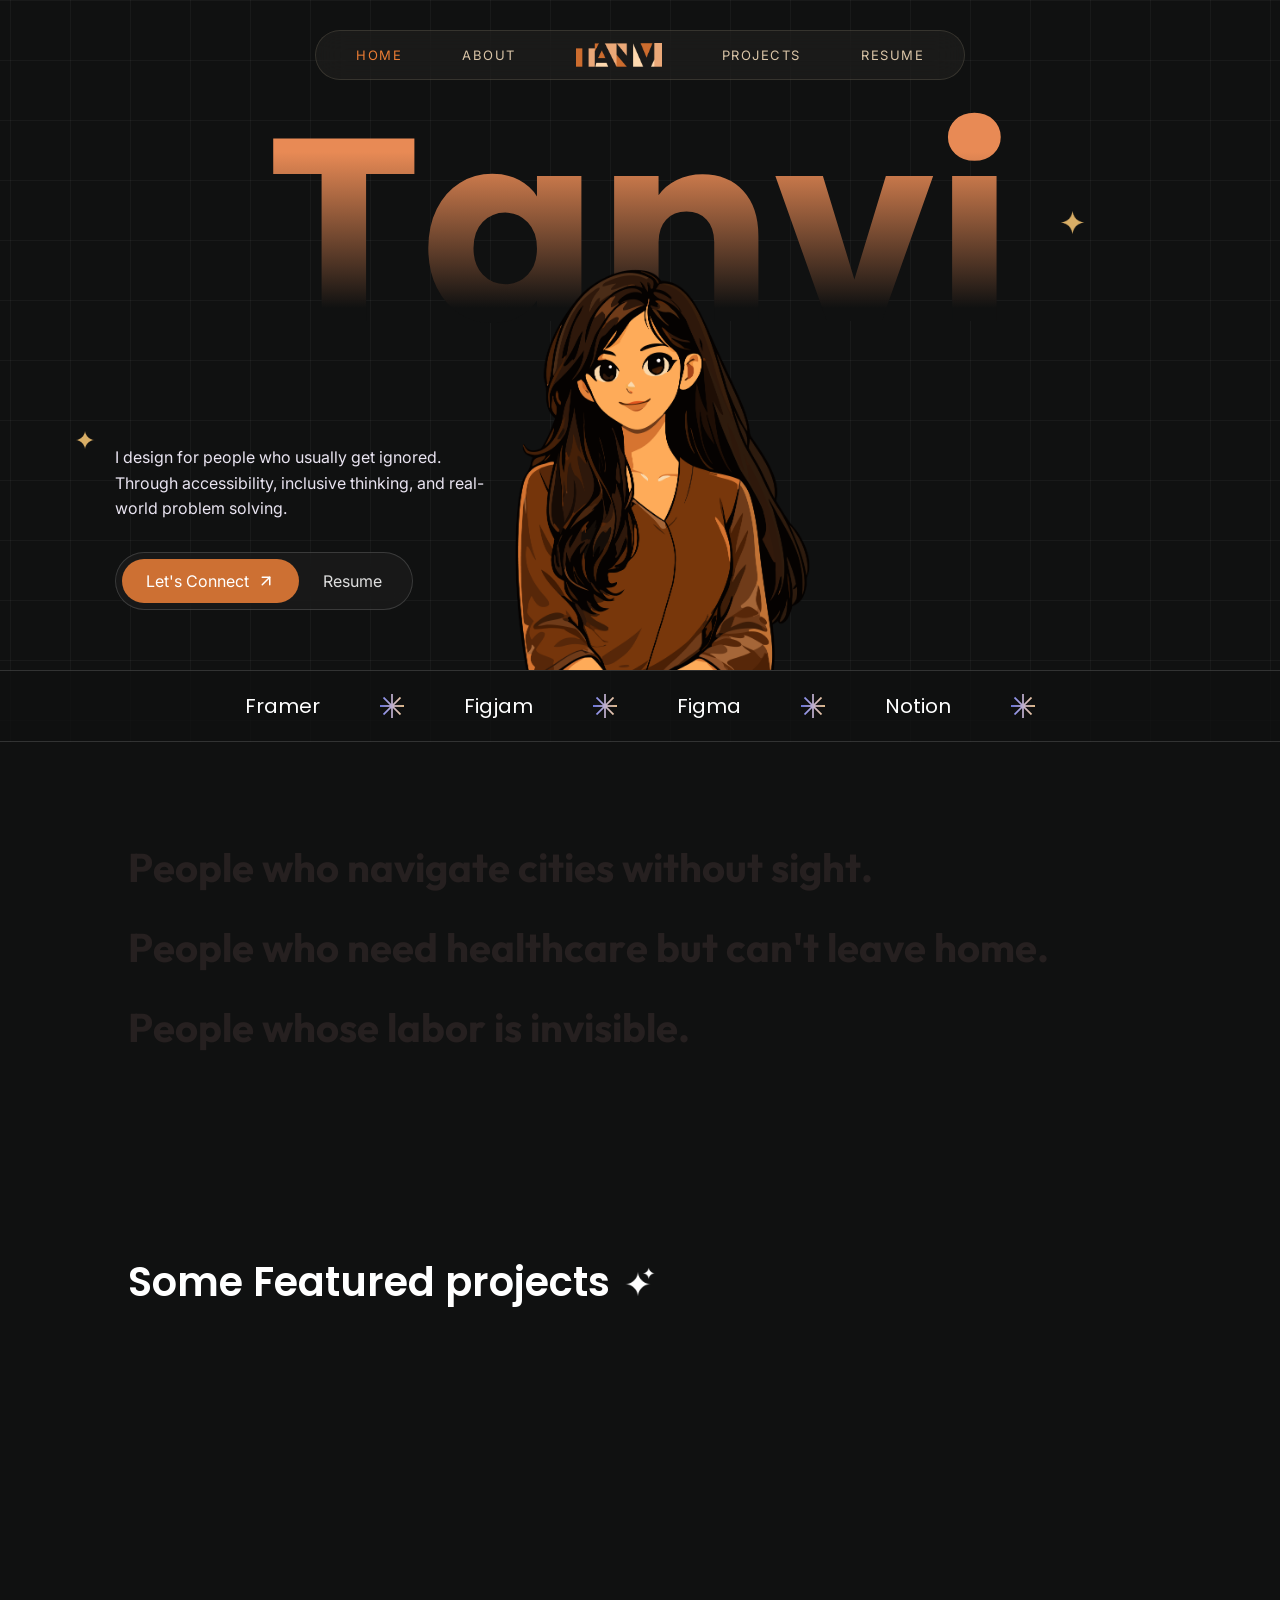
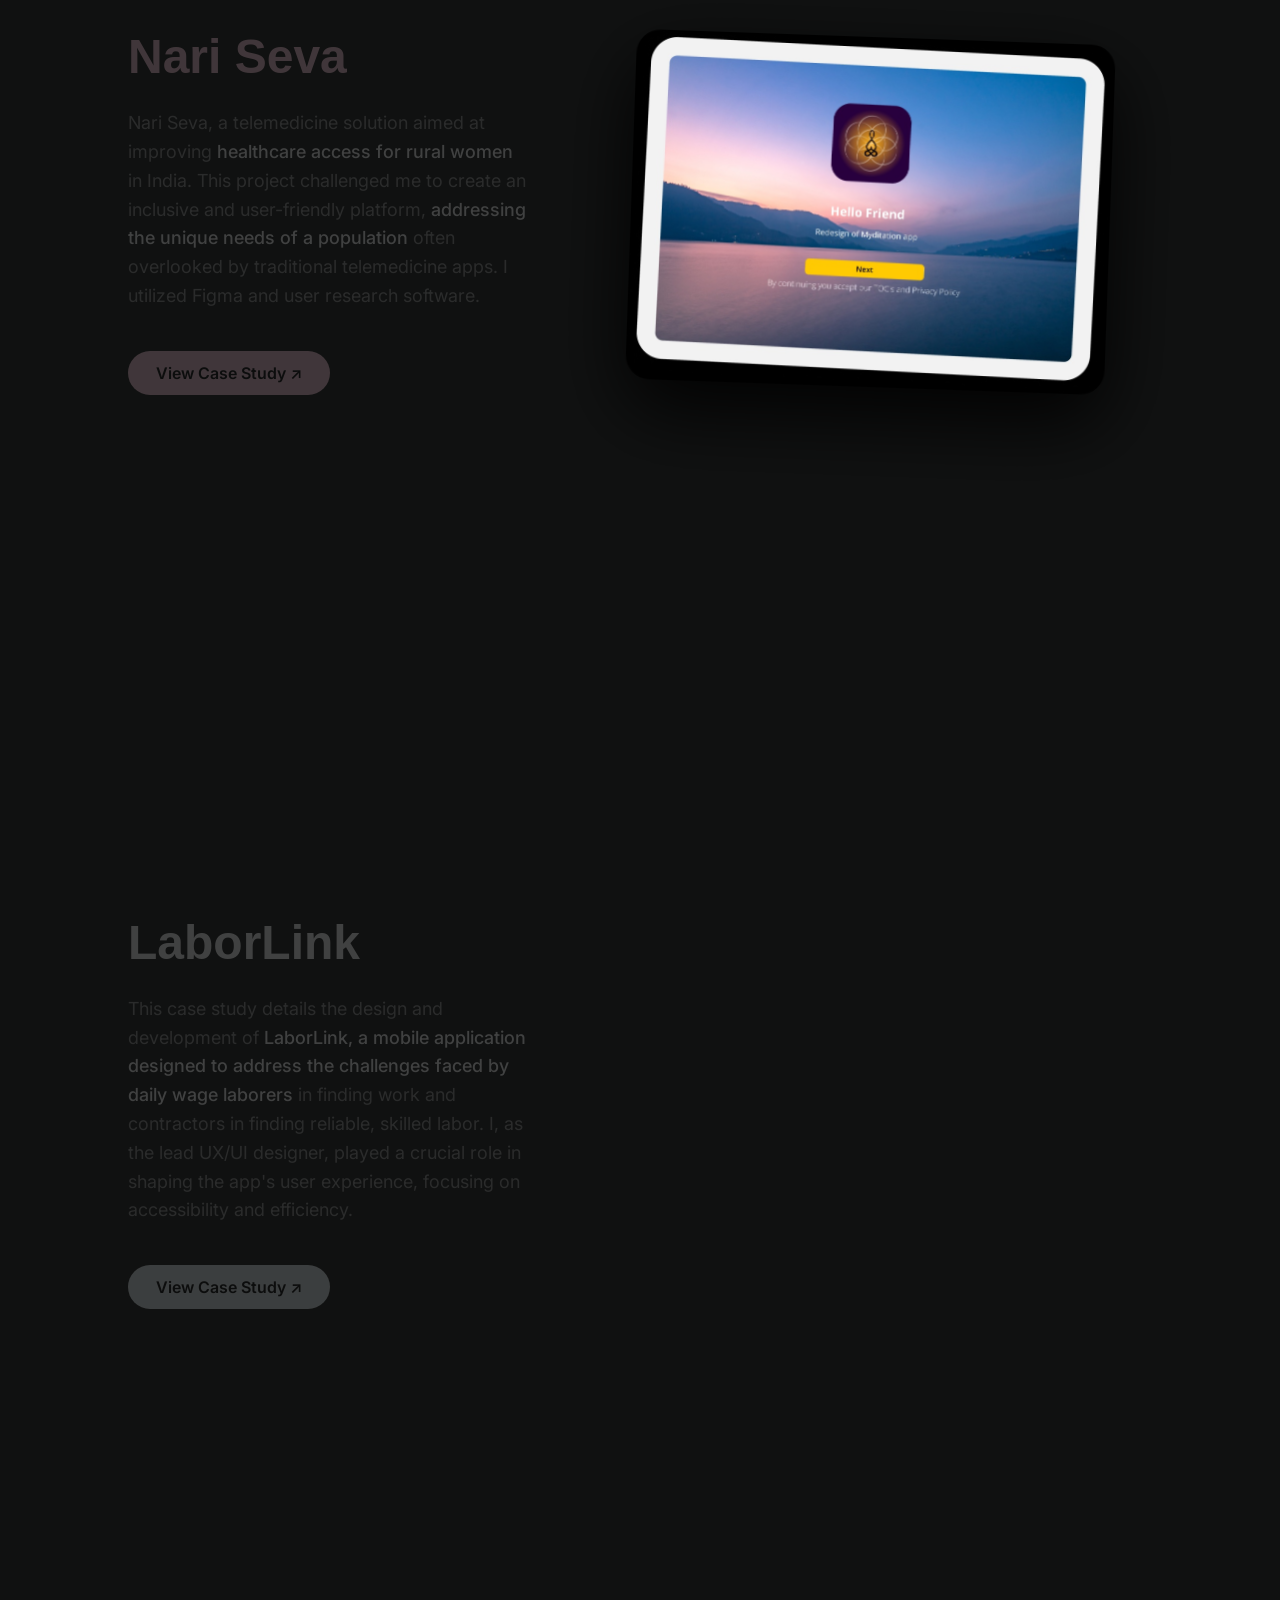
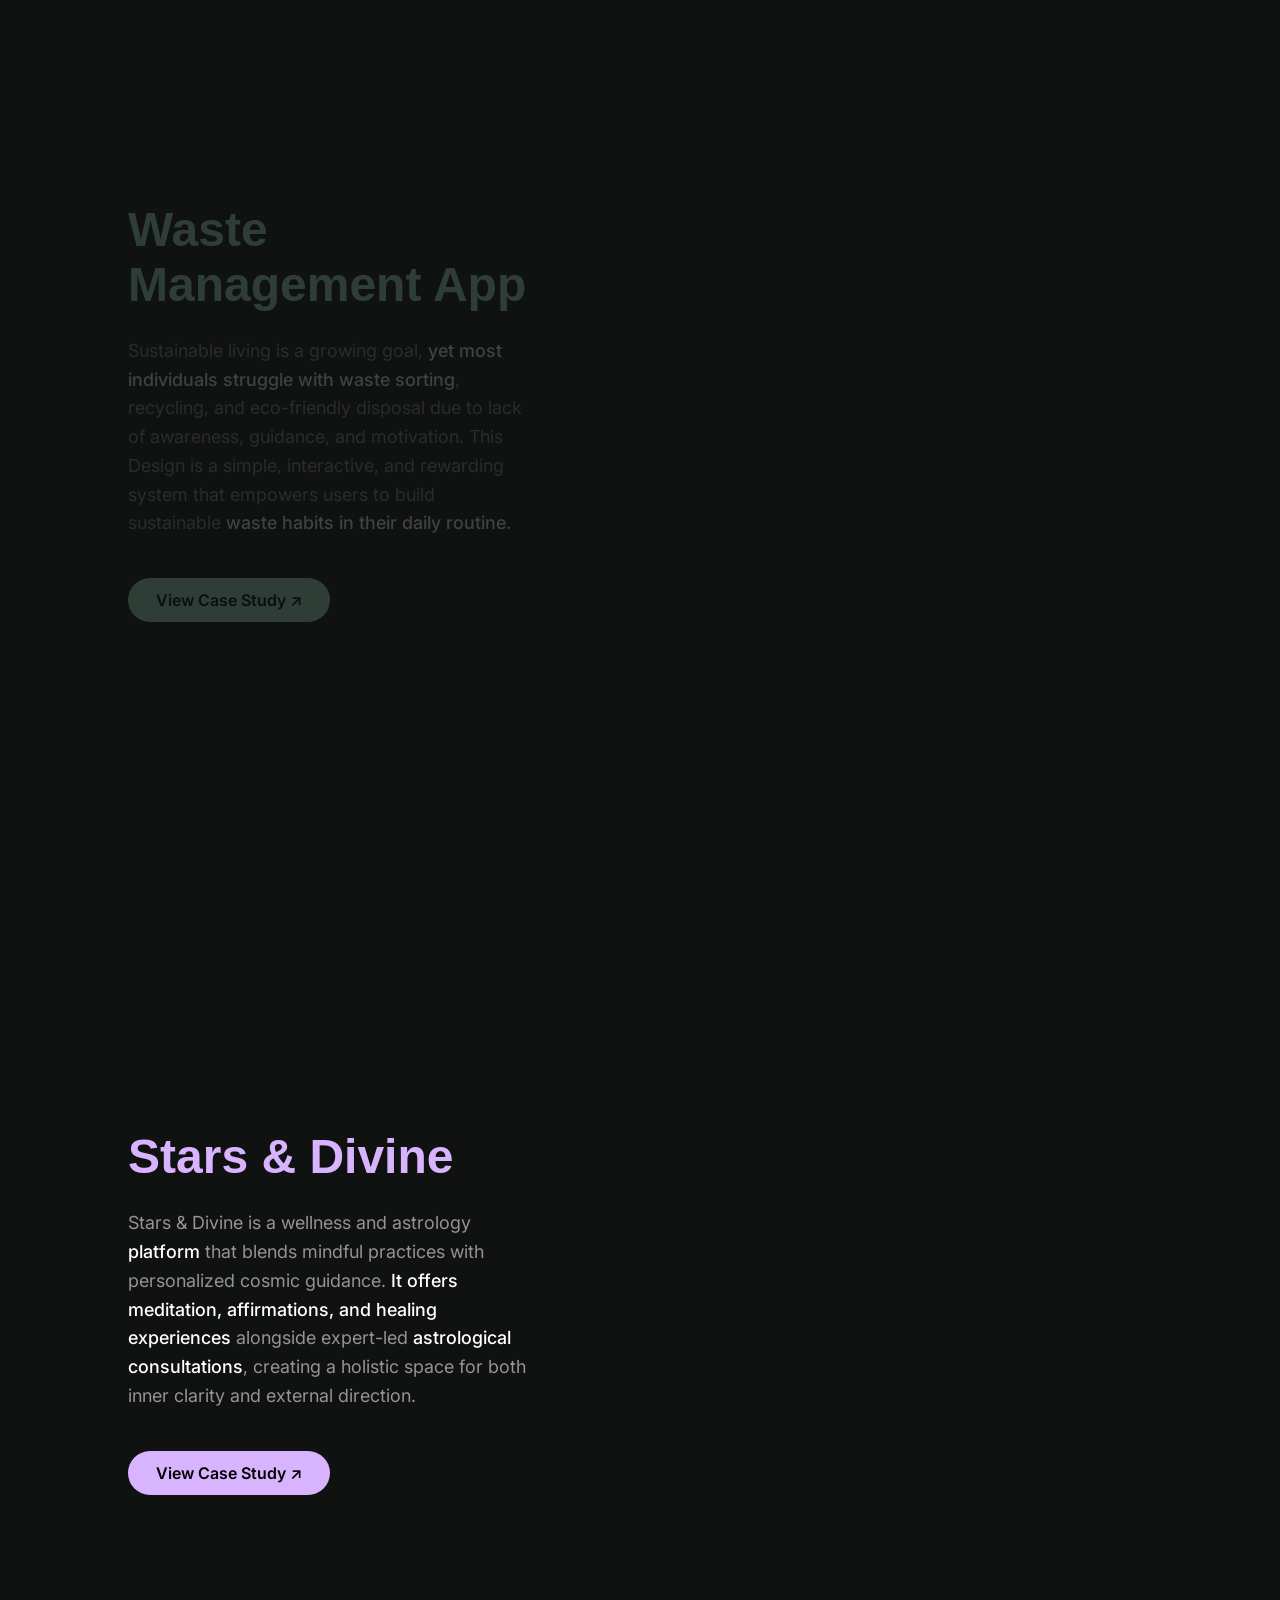
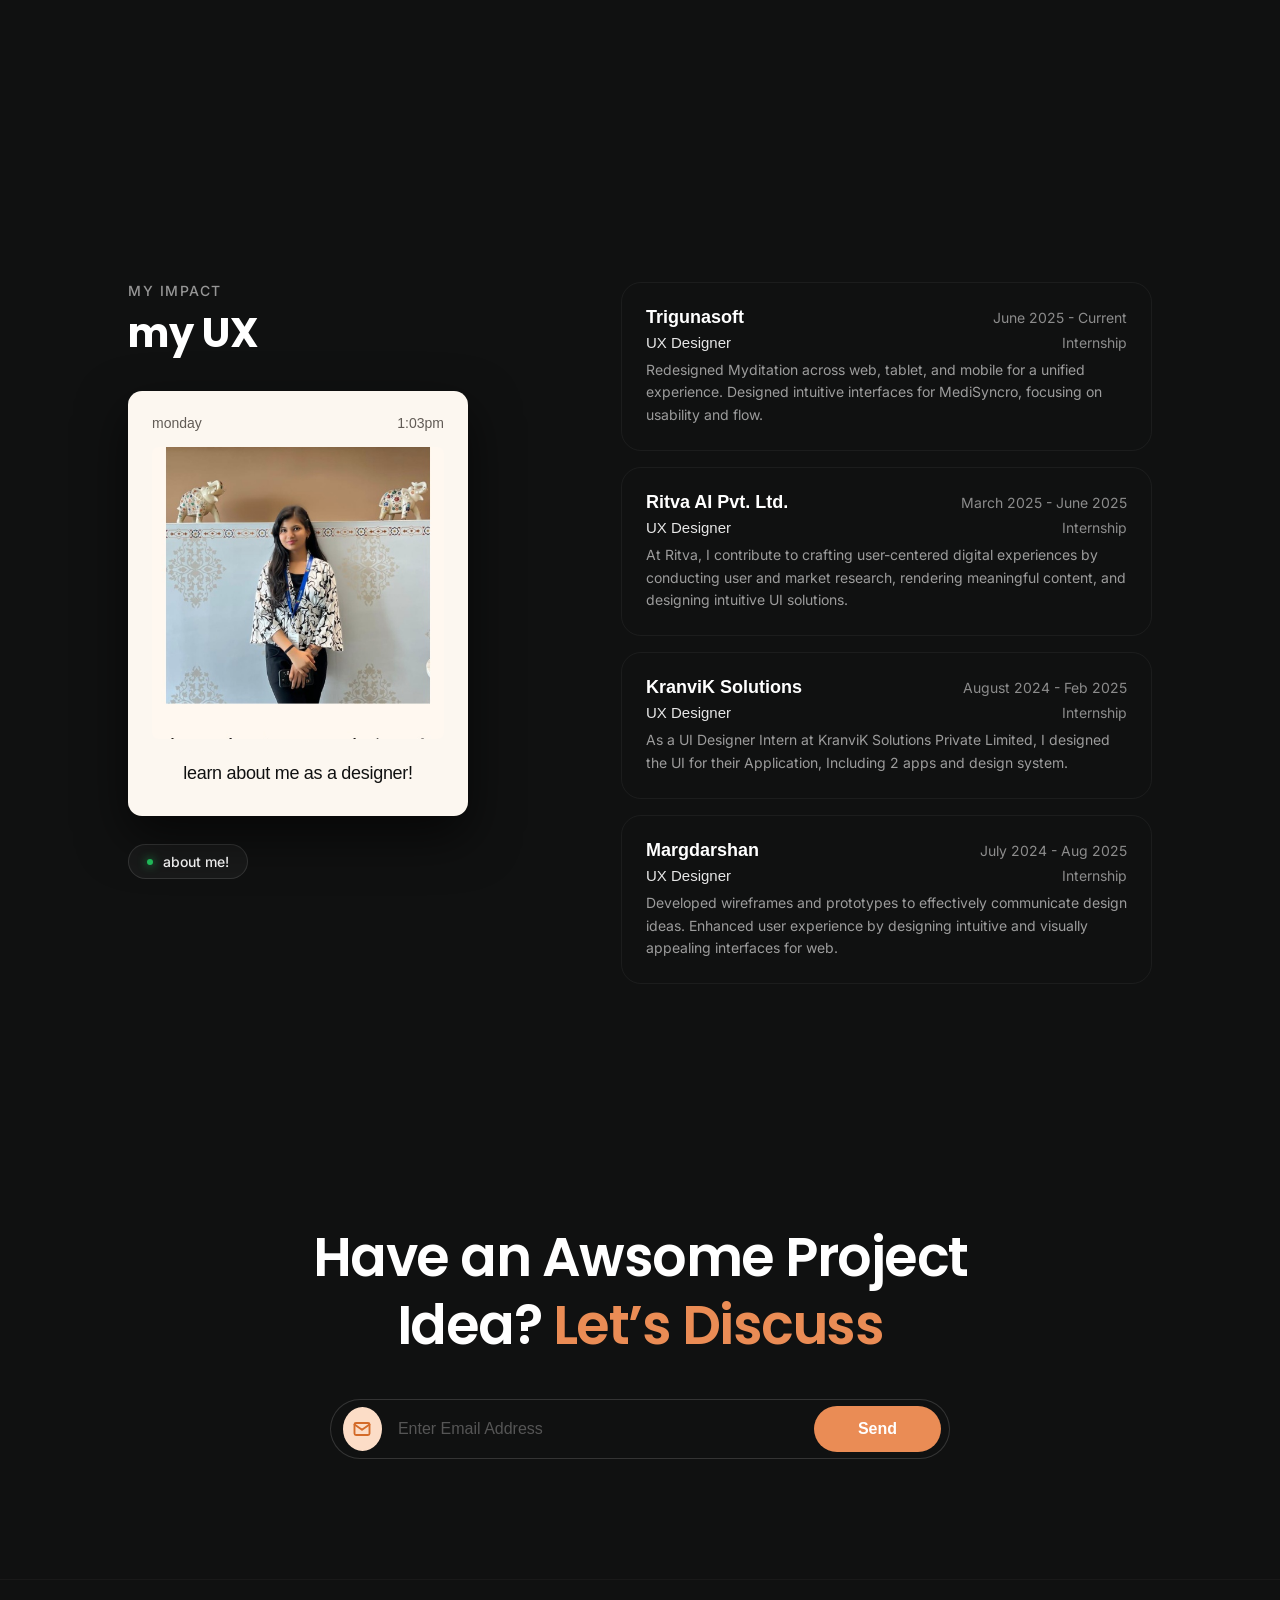
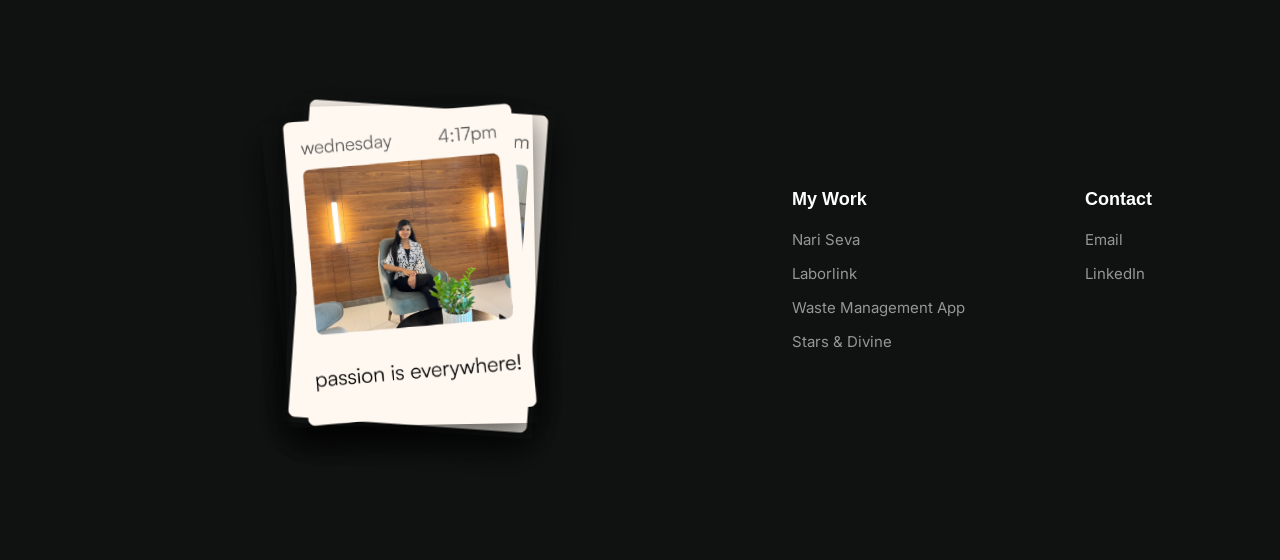
<file: Tanvi Portfolio 1/index.html>
<!DOCTYPE html>
<html lang="en">
<head>
    <meta charset="UTF-8">
    <meta name="viewport" content="width=device-width, initial-scale=1.0">
    <title>Tanvi | UX Designer Portfolio</title>
    <link rel="stylesheet" href="style.css">
    <link href="https://fonts.googleapis.com/css2?family=Outfit:wght@700&family=Poppins:wght@400;600;700&family=Satoshi:wght@400;500;700&family=Inter:wght@400;500;700&display=swap" rel="stylesheet">
</head>
<body>

    <nav class="navbar">
        <a href="index.html" class="nav-link active">Home</a>
        <a href="about.html" class="nav-link">About</a> 
        <img src="assets/logo.png" alt="Tanvi Logo" class="nav-logo">
        <a href="projects.html" class="nav-link">Projects</a>
        <a href="#" class="nav-link" id="resume-nav">Resume</a>
    </nav>

    <header class="hero hero-grid-bg">
        <div class="hero-main">
            <h1 class="hero-bg-text">Tanvi</h1>
            <img src="assets/avatar.png" alt="Tanvi Avatar" class="hero-avatar">

            <div class="hero-left">
                <div class="tagline-wrapper">
                    <img src="assets/diamond.png" alt="Diamond" class="tagline-star">
                    <p class="hero-tagline">
                        I design for people who usually get ignored.<br>
                        Through accessibility, inclusive thinking, and real-<br>
                        world problem solving.
                    </p>
                </div>
                
                <div class="action-pill">
                    <a href="https://www.linkedin.com/in/tanvi-goyal-ux/" target="_blank" class="btn btn-connect">
    <span class="btn-text">Let's Connect</span>
    <svg class="arrow-icon" width="18" height="18" viewBox="0 0 24 24" fill="none" stroke="currentColor" stroke-width="2" stroke-linecap="round" stroke-linejoin="round">
        <line x1="7" y1="17" x2="17" y2="7"></line>
        <polyline points="7 7 17 7 17 17"></polyline>
    </svg>
</a>
                    <a href="#" class="btn btn-resume" id="resume-btn">
                        <span class="btn-text">Resume</span>
                        <svg class="arrow-icon" width="18" height="18" viewBox="0 0 24 24" fill="none" stroke="currentColor" stroke-width="2" stroke-linecap="round" stroke-linejoin="round">
                            <line x1="7" y1="17" x2="17" y2="7"></line>
                            <polyline points="7 7 17 7 17 17"></polyline>
                        </svg>
                    </a>
                </div>
            </div>

            <img src="assets/diamond.png" alt="Diamond" class="hero-right-star">
        </div>

        <section class="tools-bar">
            <span>Framer</span> <img src="assets/star.png" alt="*" class="tool-star">
            <span>Figjam</span> <img src="assets/star.png" alt="*" class="tool-star">
            <span>Figma</span> <img src="assets/star.png" alt="*" class="tool-star">
            <span>Notion</span> <img src="assets/star.png" alt="*" class="tool-star">
        </section>
    </header>

    <section class="statements">
        <div class="statement-line">
            <span>P</span><span>e</span><span>o</span><span>p</span><span>l</span><span>e</span><span>&nbsp;</span>
            <span>w</span><span>h</span><span>o</span><span>&nbsp;</span>
            <span>n</span><span>a</span><span>v</span><span>i</span><span>g</span><span>a</span><span>t</span><span>e</span><span>&nbsp;</span>
            <span>c</span><span>i</span><span>t</span><span>i</span><span>e</span><span>s</span><span>&nbsp;</span>
            <span>w</span><span>i</span><span>t</span><span>h</span><span>o</span><span>u</span><span>t</span><span>&nbsp;</span>
            <span>s</span><span>i</span><span>g</span><span>h</span><span>t</span><span>.</span>
        </div>

        <div class="statement-line">
            <span>P</span><span>e</span><span>o</span><span>p</span><span>l</span><span>e</span><span>&nbsp;</span>
            <span>w</span><span>h</span><span>o</span><span>&nbsp;</span>
            <span>n</span><span>e</span><span>e</span><span>d</span><span>&nbsp;</span>
            <span>h</span><span>e</span><span>a</span><span>l</span><span>t</span><span>h</span><span>c</span><span>a</span><span>r</span><span>e</span><span>&nbsp;</span>
            <span>b</span><span>u</span><span>t</span><span>&nbsp;</span>
            <span>c</span><span>a</span><span>n</span><span>'</span><span>t</span><span>&nbsp;</span>
            <span>l</span><span>e</span><span>a</span><span>v</span><span>e</span><span>&nbsp;</span>
            <span>h</span><span>o</span><span>m</span><span>e</span><span>.</span>
        </div>

        <div class="statement-line">
            <span>P</span><span>e</span><span>o</span><span>p</span><span>l</span><span>e</span><span>&nbsp;</span>
            <span>w</span><span>h</span><span>o</span><span>s</span><span>e</span><span>&nbsp;</span>
            <span>l</span><span>a</span><span>b</span><span>o</span><span>r</span><span>&nbsp;</span>
            <span>i</span><span>s</span><span>&nbsp;</span>
            <span>i</span><span>n</span><span>v</span><span>i</span><span>s</span><span>i</span><span>b</span><span>l</span><span>e</span><span>.</span>
        </div>
    </section>

    <section class="projects">
        <h3 class="section-title">Some Featured projects <img src="assets/double_diamond.png" alt="Double Diamond" class="title-star"></h3>
        
        <div class="deck-container">
            <div class="deck-text-column">
                
                <div class="deck-text-item active" id="text-1">
                    <h4 class="color-nari">Nari Seva</h4>
                    <p>Nari Seva, a telemedicine solution aimed at improving <strong>healthcare access for rural women</strong> in India. This project challenged me to create an inclusive and user-friendly platform, <strong>addressing the unique needs of a population</strong> often overlooked by traditional telemedicine apps. I utilized Figma and user research software.</p>
                    <a href="https://dribbble.com/shots/27432021-Nari-Seva-Telemedicine-Accessibility-for-Uneducated-Women" target="_blank" class="btn-case-study bg-nari">View Case Study ↗</a>
                </div>

                <div class="deck-text-item" id="text-2">
                    <h4 class="color-labor">LaborLink</h4>
                    <p>This case study details the design and development of <strong>LaborLink, a mobile application designed to address the challenges faced by daily wage laborers</strong> in finding work and contractors in finding reliable, skilled labor. I, as the lead UX/UI designer, played a crucial role in shaping the app's user experience, focusing on accessibility and efficiency.</p>
                    <a href="https://dribbble.com/shots/27432102-LaborLink" class="btn-case-study bg-labor">View Case Study ↗</a>
                </div>

                <div class="deck-text-item" id="text-3">
                    <h4 class="color-waste">Waste Management App</h4>
                    <p>Sustainable living is a growing goal, <strong>yet most individuals struggle with waste sorting</strong>, recycling, and eco-friendly disposal due to lack of awareness, guidance, and motivation. This Design is a simple, interactive, and rewarding system that empowers users to build sustainable <strong>waste habits in their daily routine.</strong></p>
                    <a href="https://dribbble.com/shots/27432269-Design-for-India-Waste-management-App" class="btn-case-study bg-waste">View Case Study ↗</a>
                </div>

                <div class="deck-text-item" id="text-4">
                    <h4 class="color-stars">Stars & Divine</h4>
                    <p>Stars & Divine is a wellness and astrology <strong>platform</strong> that blends mindful practices with personalized cosmic guidance. <strong>It offers meditation, affirmations, and healing experiences</strong> alongside expert-led <strong>astrological consultations</strong>, creating a holistic space for both inner clarity and external direction.</p>
                    <a href="#" class="btn-case-study bg-stars">View Case Study ↗</a>
                </div>

            </div>

            <div class="deck-visual-column">
                <div class="deck-sticky">
                    <img src="assets/hello.jpg" id="card-4" class="deck-card pos-4" alt="Stars & Divine">
                    <img src="assets/recycling.png" id="card-3" class="deck-card pos-3" alt="Waste Management">
                    <img src="assets/Labor_link.png" id="card-2" class="deck-card pos-2" alt="LaborLink">
                    <img src="assets/nari_seva.jpg" id="card-1" class="deck-card pos-1" alt="Nari Seva">
                </div>
            </div>
        </div>
    </section>

    <section class="experience">
        <div class="exp-about-grid">
            <div class="exp-left-col">
                <div class="exp-header-group">
                    <span class="exp-eyebrow">MY IMPACT</span>
                    <h3 class="exp-title">my UX</h3>
                </div>
                
                <div class="polaroid-card">
                    <div class="polaroid-header">
                        <span class="polaroid-meta">monday</span>
                        <span class="polaroid-meta">1:03pm</span>
                    </div>
                    <div class="polaroid-frame">
                        <img src="assets/tanvi.jpg" alt="Tanvi" class="polaroid-img">
                    </div>
                    <h4 class="polaroid-caption">learn about me as a designer!</h4>
                </div>

                <div class="about-me-pill">
                    <span class="pill-dot"></span> about me!
                </div>
            </div>

            <div class="exp-timeline">
                <div class="exp-card">
                    <div class="exp-top">
                        <h4>Trigunasoft</h4>
                        <span class="exp-date">June 2025 - Current</span>
                    </div>
                    <div class="exp-role">
                        <h5>UX Designer</h5>
                        <span class="exp-type">Internship</span>
                    </div>
                    <p class="exp-desc">Redesigned Myditation across web, tablet, and mobile for a unified experience. Designed intuitive interfaces for MediSyncro, focusing on usability and flow.</p>
                </div>

                <div class="exp-card">
                    <div class="exp-top">
                        <h4>Ritva AI Pvt. Ltd.</h4>
                        <span class="exp-date">March 2025 - June 2025</span>
                    </div>
                    <div class="exp-role">
                        <h5>UX Designer</h5>
                        <span class="exp-type">Internship</span>
                    </div>
                    <p class="exp-desc">At Ritva, I contribute to crafting user-centered digital experiences by conducting user and market research, rendering meaningful content, and designing intuitive UI solutions.</p>
                </div>

                <div class="exp-card">
                    <div class="exp-top">
                        <h4>KranviK Solutions</h4>
                        <span class="exp-date">August 2024 - Feb 2025</span>
                    </div>
                    <div class="exp-role">
                        <h5>UX Designer</h5>
                        <span class="exp-type">Internship</span>
                    </div>
                    <p class="exp-desc">As a UI Designer Intern at KranviK Solutions Private Limited, I designed the UI for their Application, Including 2 apps and design system.</p>
                </div>

                <div class="exp-card">
                    <div class="exp-top">
                        <h4>Margdarshan</h4>
                        <span class="exp-date">July 2024 - Aug 2025</span>
                    </div>
                    <div class="exp-role">
                        <h5>UX Designer</h5>
                        <span class="exp-type">Internship</span>
                    </div>
                    <p class="exp-desc">Developed wireframes and prototypes to effectively communicate design ideas. Enhanced user experience by designing intuitive and visually appealing interfaces for web.</p>
                </div>
            </div>
        </div>
    </section>

    <section class="contact-cta">
        <h2 class="cta-heading">
            Have an Awsome Project<br>
            Idea? <span class="highlight-orange">Let’s Discuss</span>
        </h2>
        
        <div class="contact-form">
            <div class="input-wrapper">
                <div class="email-icon-circle">
                    <svg width="18" height="18" viewBox="0 0 24 24" fill="none" stroke="currentColor" stroke-width="2.5" stroke-linecap="round" stroke-linejoin="round">
                        <path d="M4 4h16c1.1 0 2 .9 2 2v12c0 1.1-.9 2-2 2H4c-1.1 0-2-.9-2-2V6c0-1.1.9-2 2-2z"></path>
                        <polyline points="22,6 12,13 2,6"></polyline>
                    </svg>
                </div>
                <input type="email" placeholder="Enter Email Address">
            </div>
            <button class="btn-submit">Send</button>
        </div>
    </section>

    <footer class="footer">
        <div class="footer-container">
            <div class="footer-gallery">
                <div class="polaroid-deck">
                    <img src="assets/image3.png" class="mini-polaroid card-left" alt="In Microsoft">
                    <img src="assets/image2.png" class="mini-polaroid card-center" alt="Live Candid">
                    <img src="assets/image1.png" class="mini-polaroid card-right" alt="Passion is everywhere">
                </div>
            </div>

            <div class="footer-links-wrapper">
                <div class="footer-col">
                    <h4>My Work</h4>
                    <a href="#">Nari Seva</a>
                    <a href="#">Laborlink</a>
                    <a href="#">Waste Management App</a>
                    <a href="#">Stars & Divine</a>
                </div>
                <div class="footer-col">
                    <h4>Contact</h4>
                    <a href="#">Email</a>
                    <a href="#">LinkedIn</a>
                </div>
            </div>
        </div>
    </footer>

    <div id="resume-modal" class="resume-modal-overlay">
        <div class="resume-modal-content">
            <span class="resume-modal-close">&times;</span>
            <div class="resume-img-container">
                <img src="assets/resume.png" id="modal-resume-img" alt="Tanvi Goyal Resume" class="resume-modal-img">
            </div>
        </div>
    </div>

    <script>
        document.addEventListener('DOMContentLoaded', () => {
            const textItems = document.querySelectorAll('.deck-text-item');
            const cards = [
                document.getElementById('card-1'),
                document.getElementById('card-2'),
                document.getElementById('card-3'),
                document.getElementById('card-4')
            ];

            const observerOptions = { root: null, rootMargin: '0px', threshold: 0.5 };
            const observer = new IntersectionObserver((entries) => {
                entries.forEach(entry => {
                    if (entry.isIntersecting) {
                        textItems.forEach(item => item.classList.remove('active'));
                        entry.target.classList.add('active');
                        const activeIndex = Array.from(textItems).indexOf(entry.target);
                        cards.forEach((card, cardIndex) => {
                            card.className = 'deck-card';
                            if (cardIndex < activeIndex) {
                                card.classList.add('pos-hidden-top');
                            } else {
                                card.classList.add(`pos-${(cardIndex - activeIndex) + 1}`);
                            }
                        });
                    }
                });
            }, observerOptions);
            textItems.forEach(item => observer.observe(item));

            const resumeNavLink = document.getElementById('resume-nav');
            const resumePillBtn = document.getElementById('resume-btn');
            const resumeModalOverlay = document.getElementById('resume-modal');
            const closeModalBtn = document.querySelector('.resume-modal-close');
            const resumeImg = document.getElementById('modal-resume-img');

            const handleOpenModal = (event) => {
                event.preventDefault();
                resumeModalOverlay.classList.add('visible');
                document.body.style.overflow = 'hidden'; 
            };

            const handleCloseModal = () => {
                resumeModalOverlay.classList.remove('visible');
                resumeImg.classList.remove('is-zoomed');
                resumeImg.style.transformOrigin = 'center center';
                document.body.style.overflow = ''; 
            };

            const calculateZoomCoordinates = (e) => {
                const boundingBox = resumeImg.getBoundingClientRect();
                const pointerX = ((e.clientX - boundingBox.left) / boundingBox.width) * 100;
                const pointerY = ((e.clientY - boundingBox.top) / boundingBox.height) * 100;
                resumeImg.style.transformOrigin = `${pointerX}% ${pointerY}%`;
            };

            resumeNavLink.addEventListener('click', handleOpenModal);
            resumePillBtn.addEventListener('click', handleOpenModal);
            closeModalBtn.addEventListener('click', handleCloseModal);
            
            resumeModalOverlay.addEventListener('click', (event) => {
                if (event.target === resumeModalOverlay) { handleCloseModal(); }
            });

            resumeImg.addEventListener('click', (e) => {
                e.stopPropagation(); 
                resumeImg.classList.toggle('is-zoomed');
                if (resumeImg.classList.contains('is-zoomed')) {
                    calculateZoomCoordinates(e);
                } else {
                    resumeImg.style.transformOrigin = 'center center';
                }
            });

            resumeImg.addEventListener('mousemove', (e) => {
                if (resumeImg.classList.contains('is-zoomed')) {
                    calculateZoomCoordinates(e);
                }
            });
        });
    </script>
</body>
</html>
</file>
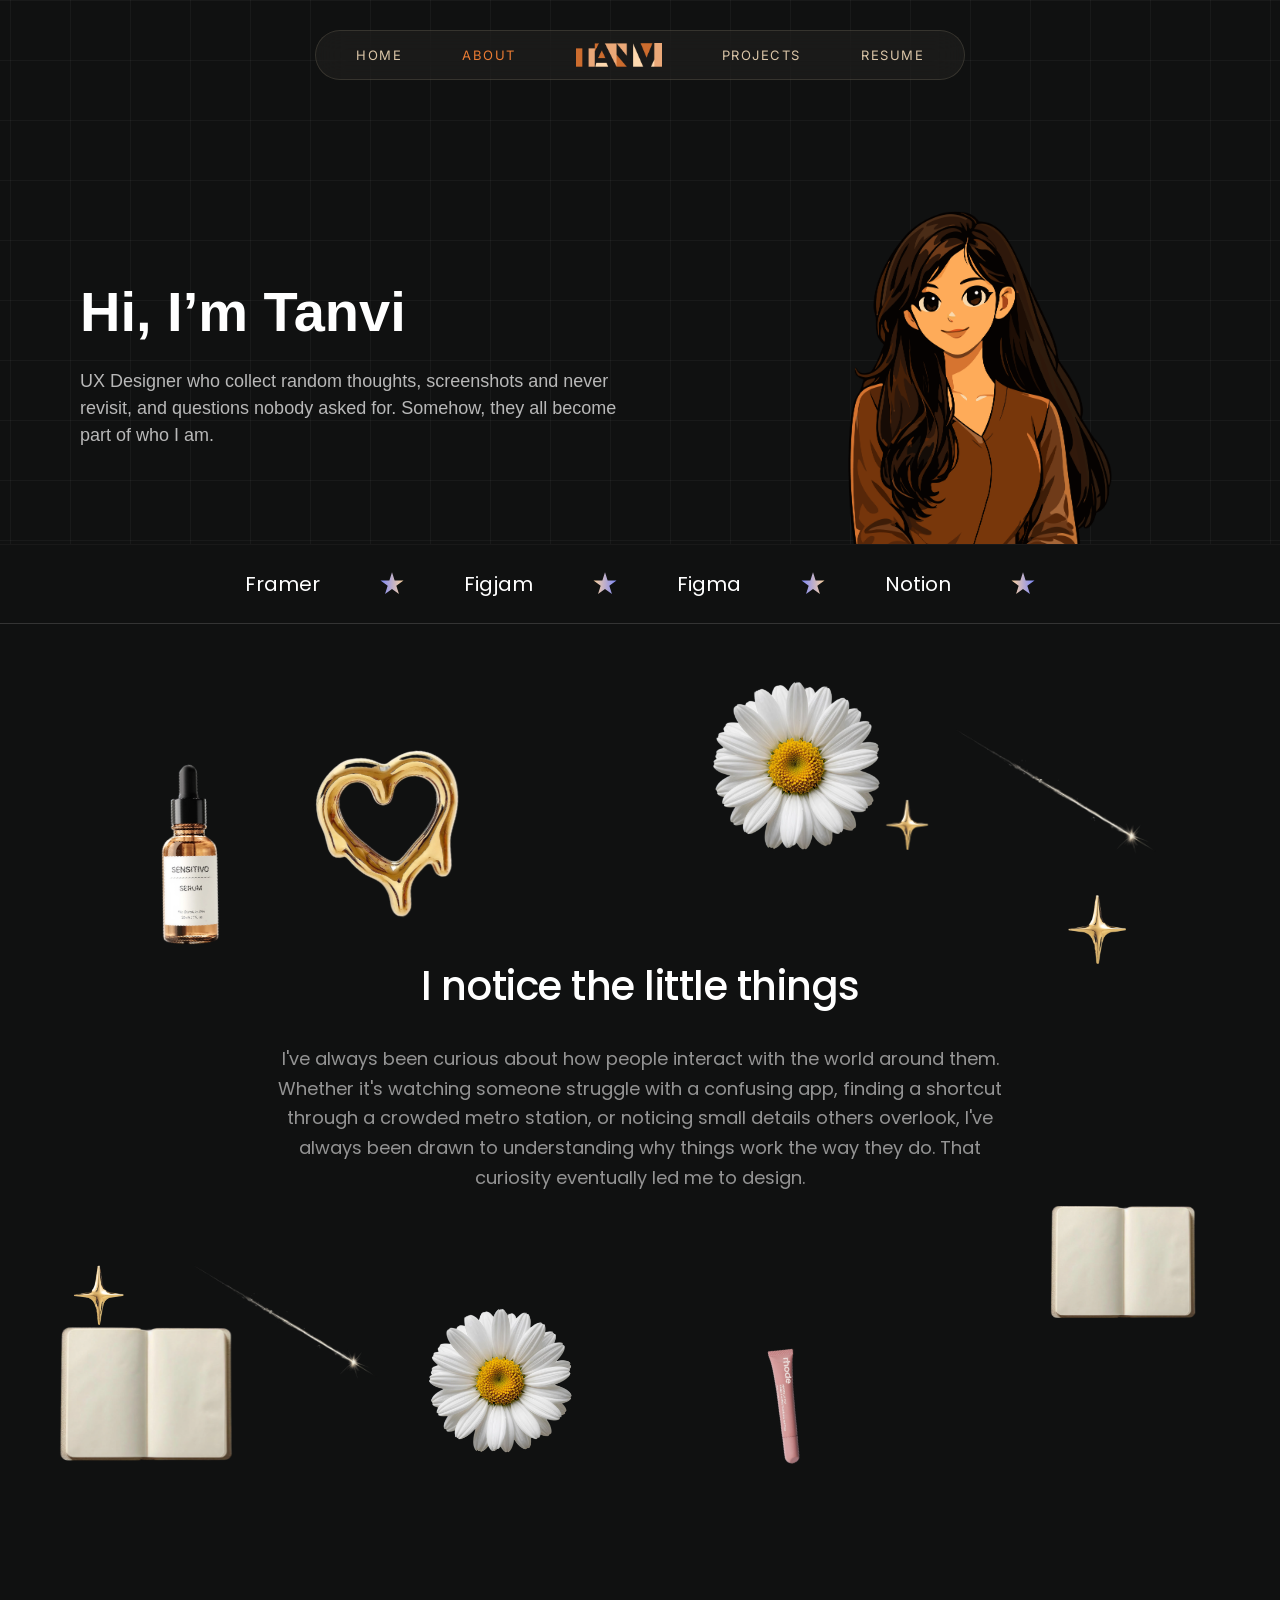
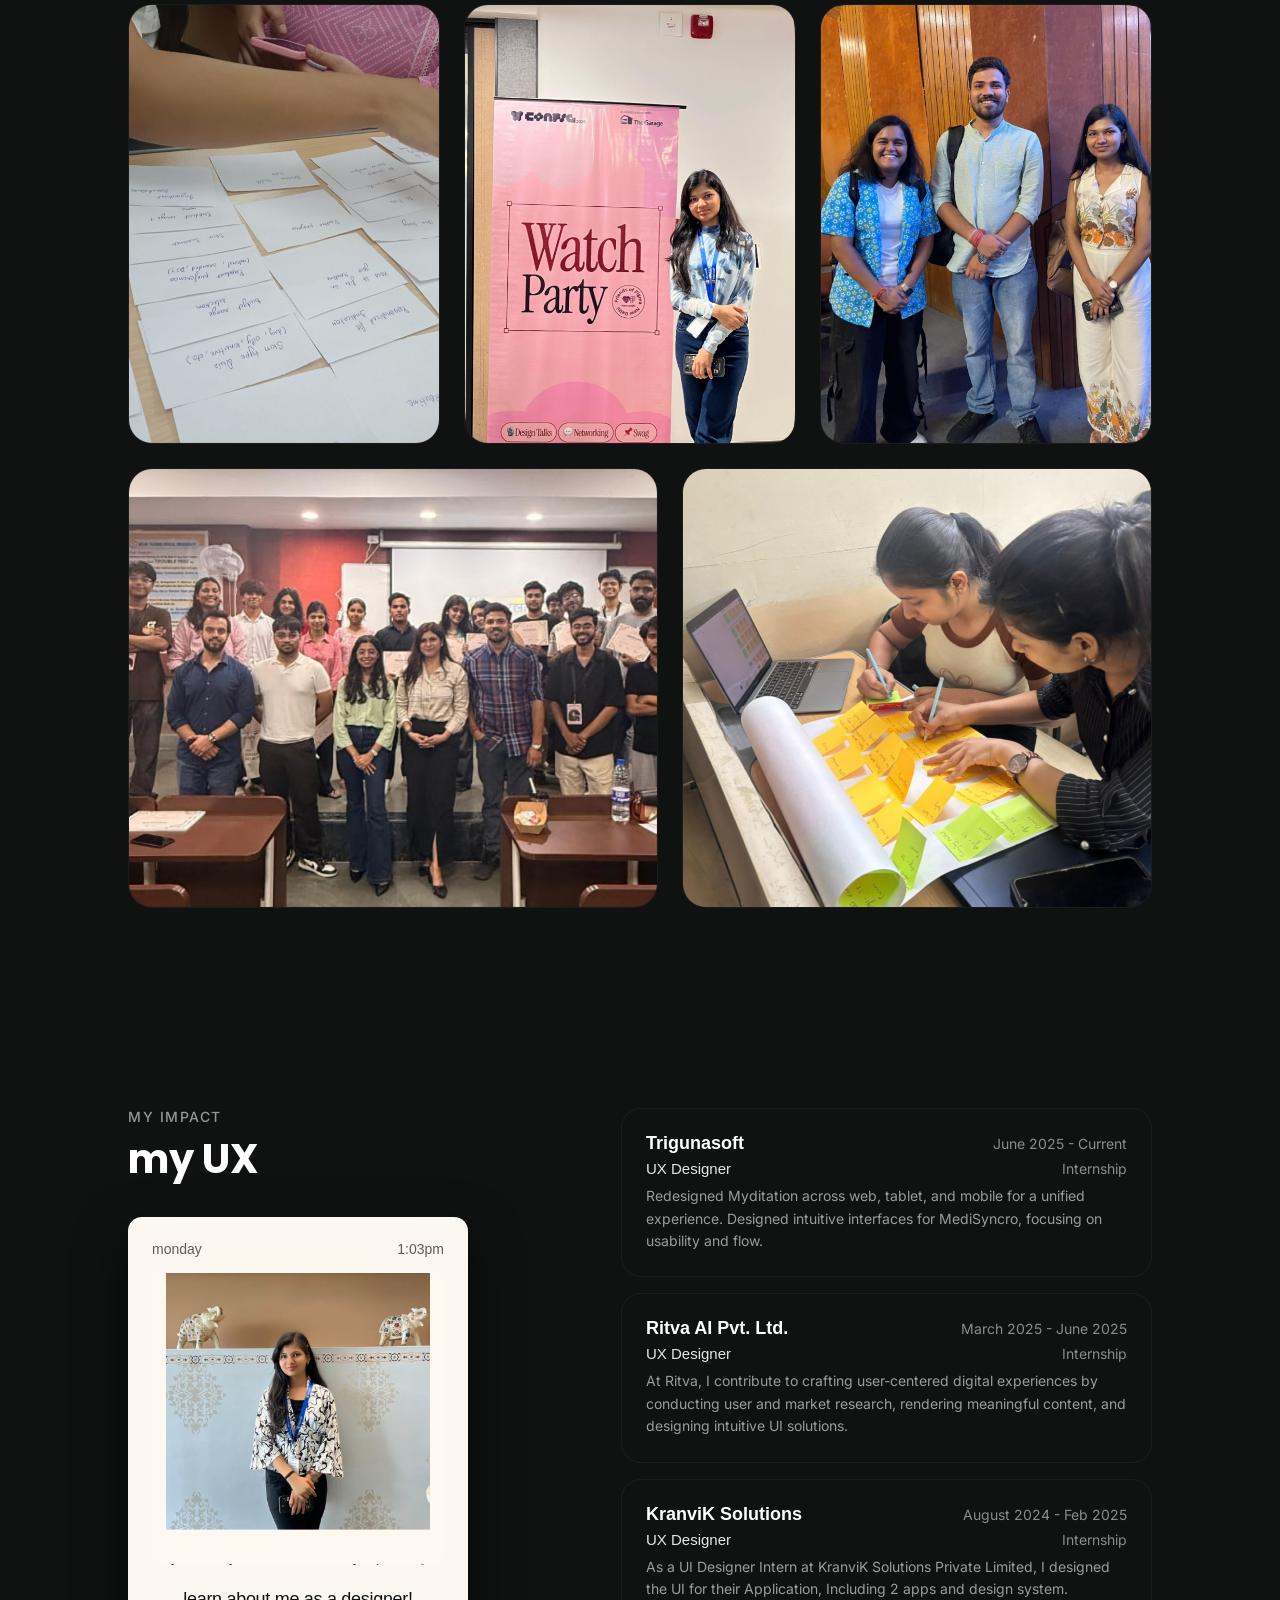
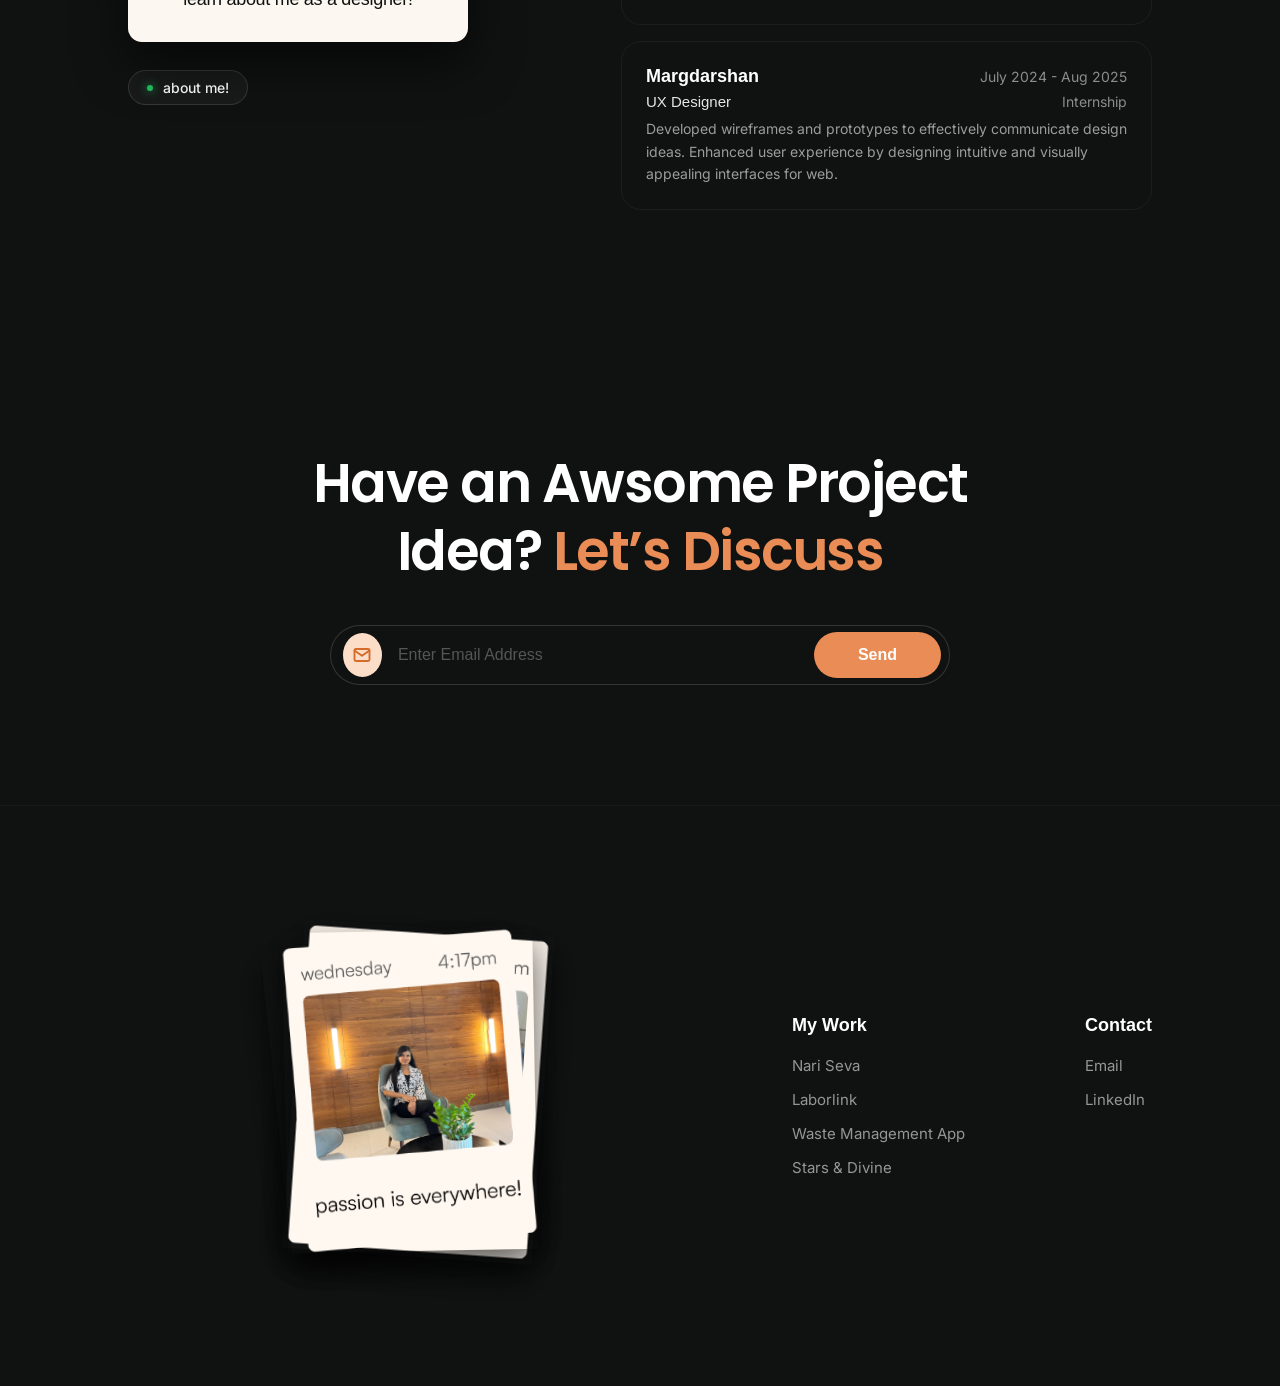
<file: Tanvi Portfolio 1/about.html>
<!DOCTYPE html>
<html lang="en">
<head>
    <meta charset="UTF-8">
    <meta name="viewport" content="width=device-width, initial-scale=1.0">
    <title>About | Tanvi UX Designer Portfolio</title>
    <link rel="stylesheet" href="style.css">
    <link href="https://fonts.googleapis.com/css2?family=Outfit:wght@700&family=Poppins:wght@400;500;600;700&family=Satoshi:wght@400;500;700&family=Inter:wght@400;500;700&family=Urbanist:wght@500;600&display=swap" rel="stylesheet">
</head>
<body>

    <nav class="navbar">
    <a href="index.html" class="nav-link">Home</a>
    <a href="about.html" class="nav-link active">About</a>
    <img src="assets/logo.png" alt="Tanvi Logo" class="nav-logo">
    <a href="projects.html" class="nav-link">Projects</a>
    <a href="#" class="nav-link" id="resume-nav">Resume</a>
</nav>

    <section class="about-hero hero-grid-bg">
        <div class="about-hero-container">
            <div class="about-hero-left">
                <h1 class="about-hero-title">Hi, I’m Tanvi</h1>
                <p class="about-hero-subtitle">UX Designer who collect random thoughts, screenshots and never revisit, and questions nobody asked for. Somehow, they all become part of who I am.</p>
            </div>
            <div class="about-hero-right">
                <img src="assets/avatar.png" alt="Tanvi Vectorized Illustration" class="about-hero-avatar">
            </div>
        </div>
    </section>

    <section class="tools-bar marquee-strip">
        <span>Framer</span> <div class="tool-vector-star"></div>
        <span>Figjam</span> <div class="tool-vector-star reverse"></div>
        <span>Figma</span> <div class="tool-vector-star"></div>
        <span>Notion</span> <div class="tool-vector-star reverse"></div>
    </section>

    <section class="curiosity-section">
    
    <img src="assets/about1.png" class="floating-item item-serum" data-depth="0.04" data-scale="1.05" alt="Serum">

    <img src="assets/about2.png" class="floating-item item-about2" data-depth="0.03" data-scale="1.03" alt="Decorative Item">

    <img src="assets/about3.png" class="floating-item item-daisy-top" data-depth="-0.03" data-scale="0.95" alt="Daisy">
    <img src="assets/about3.png" class="floating-item item-daisy-bottom" data-depth="0.04" data-scale="1.05" alt="Daisy">

    <img src="assets/about4.png" class="floating-item item-spark-top" data-depth="0.02" data-scale="1.08" alt="Spark">
    <img src="assets/about4.png" class="floating-item item-spark-bottom" data-depth="-0.04" data-scale="0.92" alt="Spark">

    <img src="assets/about5.png" class="floating-item item-book-left" data-depth="-0.04" data-scale="0.95" alt="Notebook">
    <img src="assets/about5.png" class="floating-item item-book-right" data-depth="0.03" data-scale="1.02" alt="Notebook">

    <img src="assets/about6.png" class="floating-item item-tint" data-depth="0.05" data-scale="1.08" alt="Lip Tint">

    <img src="assets/about7.png" class="floating-item item-star-cross1" data-depth="-0.02" data-scale="0.9" alt="Star">
    <img src="assets/about7.png" class="floating-item item-star-cross2" data-depth="0.04" data-scale="1.05" alt="Star">
    <img src="assets/about7.png" class="floating-item item-star-cross3" data-depth="0.03" data-scale="1.1" alt="Star">

        <div class="curiosity-container">
            <div class="curiosity-text">
                <h2 class="curiosity-heading">I notice the little things</h2>
                <p class="curiosity-desc">I've always been curious about how people interact with the world around them. Whether it's watching someone struggle with a confusing app, finding a shortcut through a crowded metro station, or noticing small details others overlook, I've always been drawn to understanding why things work the way they do. That curiosity eventually led me to design.</p>
            </div>
        </div>
    </section>

    <section class="gallery-grid-section">
        <div class="gallery-wrapper">
            
            <div class="gallery-row row-triple">
                <div class="gallery-card card-size-3">
                    <img src="assets/photo1.jpg" alt="UX Sorting Activity and Sticky Note Brainstorming">
                </div>
                <div class="gallery-card card-size-1">
                    <img src="assets/photo2.jpg" alt="Figma Config Event Watch Party Presentation">
                </div>
                <div class="gallery-card card-size-2">
                    <img src="assets/photo3.jpg" alt="Team Interaction Event Snapshot">
                </div>
            </div>

            <div class="gallery-row row-double">
                <div class="gallery-card card-size-wide">
                    <img src="assets/photo4.jpg" alt="Group Recognition and Milestone Ceremony Presentation">
                </div>
                <div class="gallery-card card-size-mid">
                    <img src="assets/photo5.jpg" alt="Collaborative Ideation Session and Prototyping Activity">
                </div>
            </div>

        </div>
    </section>

    <section class="experience">
        <div class="exp-about-grid">
            
            <div class="exp-left-col">
                <div class="exp-header-group">
                    <span class="exp-eyebrow">MY IMPACT</span>
                    <h3 class="exp-title">my UX</h3>
                </div>
                
                <div class="polaroid-card">
                    <div class="polaroid-header">
                        <span class="polaroid-meta">monday</span>
                        <span class="polaroid-meta">1:03pm</span>
                    </div>
                    <div class="polaroid-frame">
                        <img src="assets/tanvi.jpg" alt="Tanvi" class="polaroid-img">
                    </div>
                    <h4 class="polaroid-caption">learn about me as a designer!</h4>
                </div>

                <div class="about-me-pill">
                    <span class="pill-dot"></span> about me!
                </div>
            </div>

            <div class="exp-timeline">
                <div class="exp-card">
                    <div class="exp-top">
                        <h4>Trigunasoft</h4>
                        <span class="exp-date">June 2025 - Current</span>
                    </div>
                    <div class="exp-role">
                        <h5>UX Designer</h5>
                        <span class="exp-type">Internship</span>
                    </div>
                    <p class="exp-desc">Redesigned Myditation across web, tablet, and mobile for a unified experience. Designed intuitive interfaces for MediSyncro, focusing on usability and flow.</p>
                </div>

                <div class="exp-card">
                    <div class="exp-top">
                        <h4>Ritva AI Pvt. Ltd.</h4>
                        <span class="exp-date">March 2025 - June 2025</span>
                    </div>
                    <div class="exp-role">
                        <h5>UX Designer</h5>
                        <span class="exp-type">Internship</span>
                    </div>
                    <p class="exp-desc">At Ritva, I contribute to crafting user-centered digital experiences by conducting user and market research, rendering meaningful content, and designing intuitive UI solutions.</p>
                </div>

                <div class="exp-card">
                    <div class="exp-top">
                        <h4>KranviK Solutions</h4>
                        <span class="exp-date">August 2024 - Feb 2025</span>
                    </div>
                    <div class="exp-role">
                        <h5>UX Designer</h5>
                        <span class="exp-type">Internship</span>
                    </div>
                    <p class="exp-desc">As a UI Designer Intern at KranviK Solutions Private Limited, I designed the UI for their Application, Including 2 apps and design system.</p>
                </div>

                <div class="exp-card">
                    <div class="exp-top">
                        <h4>Margdarshan</h4>
                        <span class="exp-date">July 2024 - Aug 2025</span>
                    </div>
                    <div class="exp-role">
                        <h5>UX Designer</h5>
                        <span class="exp-type">Internship</span>
                    </div>
                    <p class="exp-desc">Developed wireframes and prototypes to effectively communicate design ideas. Enhanced user experience by designing intuitive and visually appealing interfaces for web.</p>
                </div>
            </div>

        </div>
    </section>

    <section class="contact-cta">
        <h2 class="cta-heading">
            Have an Awsome Project<br>
            Idea? <span class="highlight-orange">Let’s Discuss</span>
        </h2>
        
        <div class="contact-form">
            <div class="input-wrapper">
                <div class="email-icon-circle">
                    <svg width="18" height="18" viewBox="0 0 24 24" fill="none" stroke="currentColor" stroke-width="2.5" stroke-linecap="round" stroke-linejoin="round">
                        <path d="M4 4h16c1.1 0 2 .9 2 2v12c0 1.1-.9 2-2 2H4c-1.1 0-2-.9-2-2V6c0-1.1.9-2 2-2z"></path>
                        <polyline points="22,6 12,13 2,6"></polyline>
                    </svg>
                </div>
                <input type="email" placeholder="Enter Email Address">
            </div>
            <button class="btn-submit">Send</button>
        </div>
    </section>

    <footer class="footer">
        <div class="footer-container">
            
            <div class="footer-gallery">
                <div class="polaroid-deck">
                    <img src="assets/image3.png" class="mini-polaroid card-left" alt="In Microsoft">
                    <img src="assets/image2.png" class="mini-polaroid card-center" alt="Live Candid">
                    <img src="assets/image1.png" class="mini-polaroid card-right" alt="Passion is everywhere">
                </div>
            </div>

            <div class="footer-links-wrapper">
                <div class="footer-col">
                    <h4>My Work</h4>
                    <a href="#">Nari Seva</a>
                    <a href="#">Laborlink</a>
                    <a href="#">Waste Management App</a>
                    <a href="#">Stars & Divine</a>
                </div>
                <div class="footer-col">
                    <h4>Contact</h4>
                    <a href="#">Email</a>
                    <a href="#">LinkedIn</a>
                </div>
            </div>

        </div>
    </footer>

    <div id="resume-modal" class="resume-modal-overlay">
        <div class="resume-modal-content">
            <span class="resume-modal-close">&times;</span>
            <div class="resume-img-container">
                <img src="assets/resume.png" id="modal-resume-img" alt="Tanvi Goyal Resume" class="resume-modal-img">
            </div>
        </div>
    </div>

    <script>
        document.addEventListener('DOMContentLoaded', () => {
            const curiositySection = document.querySelector('.curiosity-section');
            const floatingItems = document.querySelectorAll('.floating-item');

            curiositySection.addEventListener('mousemove', (event) => {
                const sectionRect = curiositySection.getBoundingClientRect();
                
                const deltaX = event.clientX - sectionRect.left - (sectionRect.width / 2);
                const deltaY = event.clientY - sectionRect.top - (sectionRect.height / 2);

                floatingItems.forEach(item => {
                    const trackingDepth = parseFloat(item.getAttribute('data-depth'));
                    const maxScaleShift = parseFloat(item.getAttribute('data-scale'));

                    const finalTranslateX = deltaX * trackingDepth;
                    const finalTranslateY = deltaY * trackingDepth;

                    item.style.transform = `translate(${finalTranslateX}px, ${finalTranslateY}px) scale(${maxScaleShift})`;
                });
            });

            curiositySection.addEventListener('mouseleave', () => {
                floatingItems.forEach(item => {
                    item.style.transform = `translate(0px, 0px) scale(1)`;
                });
            });

            // --- RESUME MODAL OVERLAY POPUP PAN-ZOOM LOGIC ---
            const resumeNavLink = document.getElementById('resume-nav');
            const resumeModalOverlay = document.getElementById('resume-modal');
            const closeModalBtn = document.querySelector('.resume-modal-close');
            const resumeImg = document.getElementById('modal-resume-img');

            const handleOpenModal = (event) => {
                event.preventDefault();
                resumeModalOverlay.classList.add('visible');
                document.body.style.overflow = 'hidden'; 
            };

            const handleCloseModal = () => {
                resumeModalOverlay.classList.remove('visible');
                resumeImg.classList.remove('is-zoomed');
                resumeImg.style.transformOrigin = 'center center';
                document.body.style.overflow = ''; 
            };

            const calculateZoomCoordinates = (e) => {
                const boundingBox = resumeImg.getBoundingClientRect();
                const pointerX = ((e.clientX - boundingBox.left) / boundingBox.width) * 100;
                const pointerY = ((e.clientY - boundingBox.top) / boundingBox.height) * 100;
                resumeImg.style.transformOrigin = `${pointerX}% ${pointerY}%`;
            };

            resumeNavLink.addEventListener('click', handleOpenModal);
            closeModalBtn.addEventListener('click', handleCloseModal);
            
            resumeModalOverlay.addEventListener('click', (event) => {
                if (event.target === resumeModalOverlay) { handleCloseModal(); }
            });

            resumeImg.addEventListener('click', (e) => {
                e.stopPropagation(); 
                resumeImg.classList.toggle('is-zoomed');
                if (resumeImg.classList.contains('is-zoomed')) {
                    calculateZoomCoordinates(e);
                } else {
                    resumeImg.style.transformOrigin = 'center center';
                }
            });

            resumeImg.addEventListener('mousemove', (e) => {
                if (resumeImg.classList.contains('is-zoomed')) {
                    calculateZoomCoordinates(e);
                }
            });
        });
    </script>
</body>
</html>
</file>
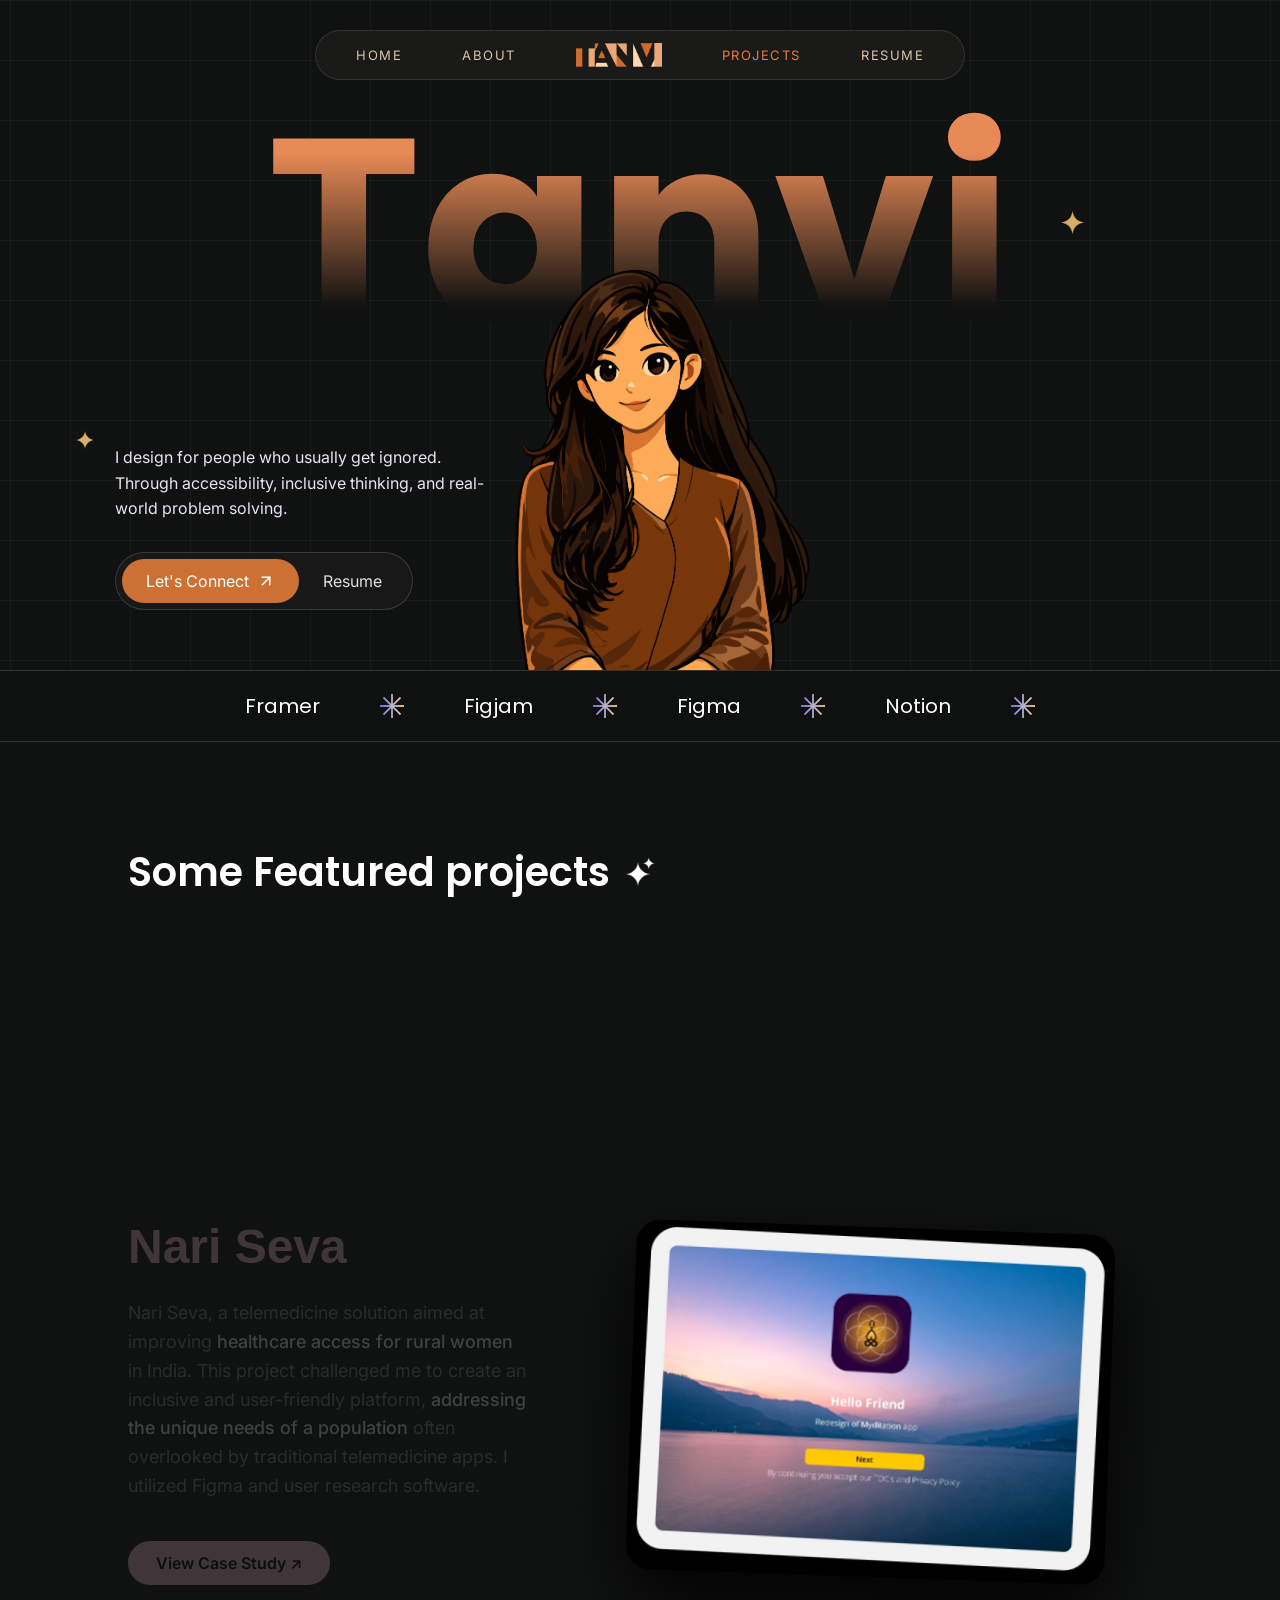
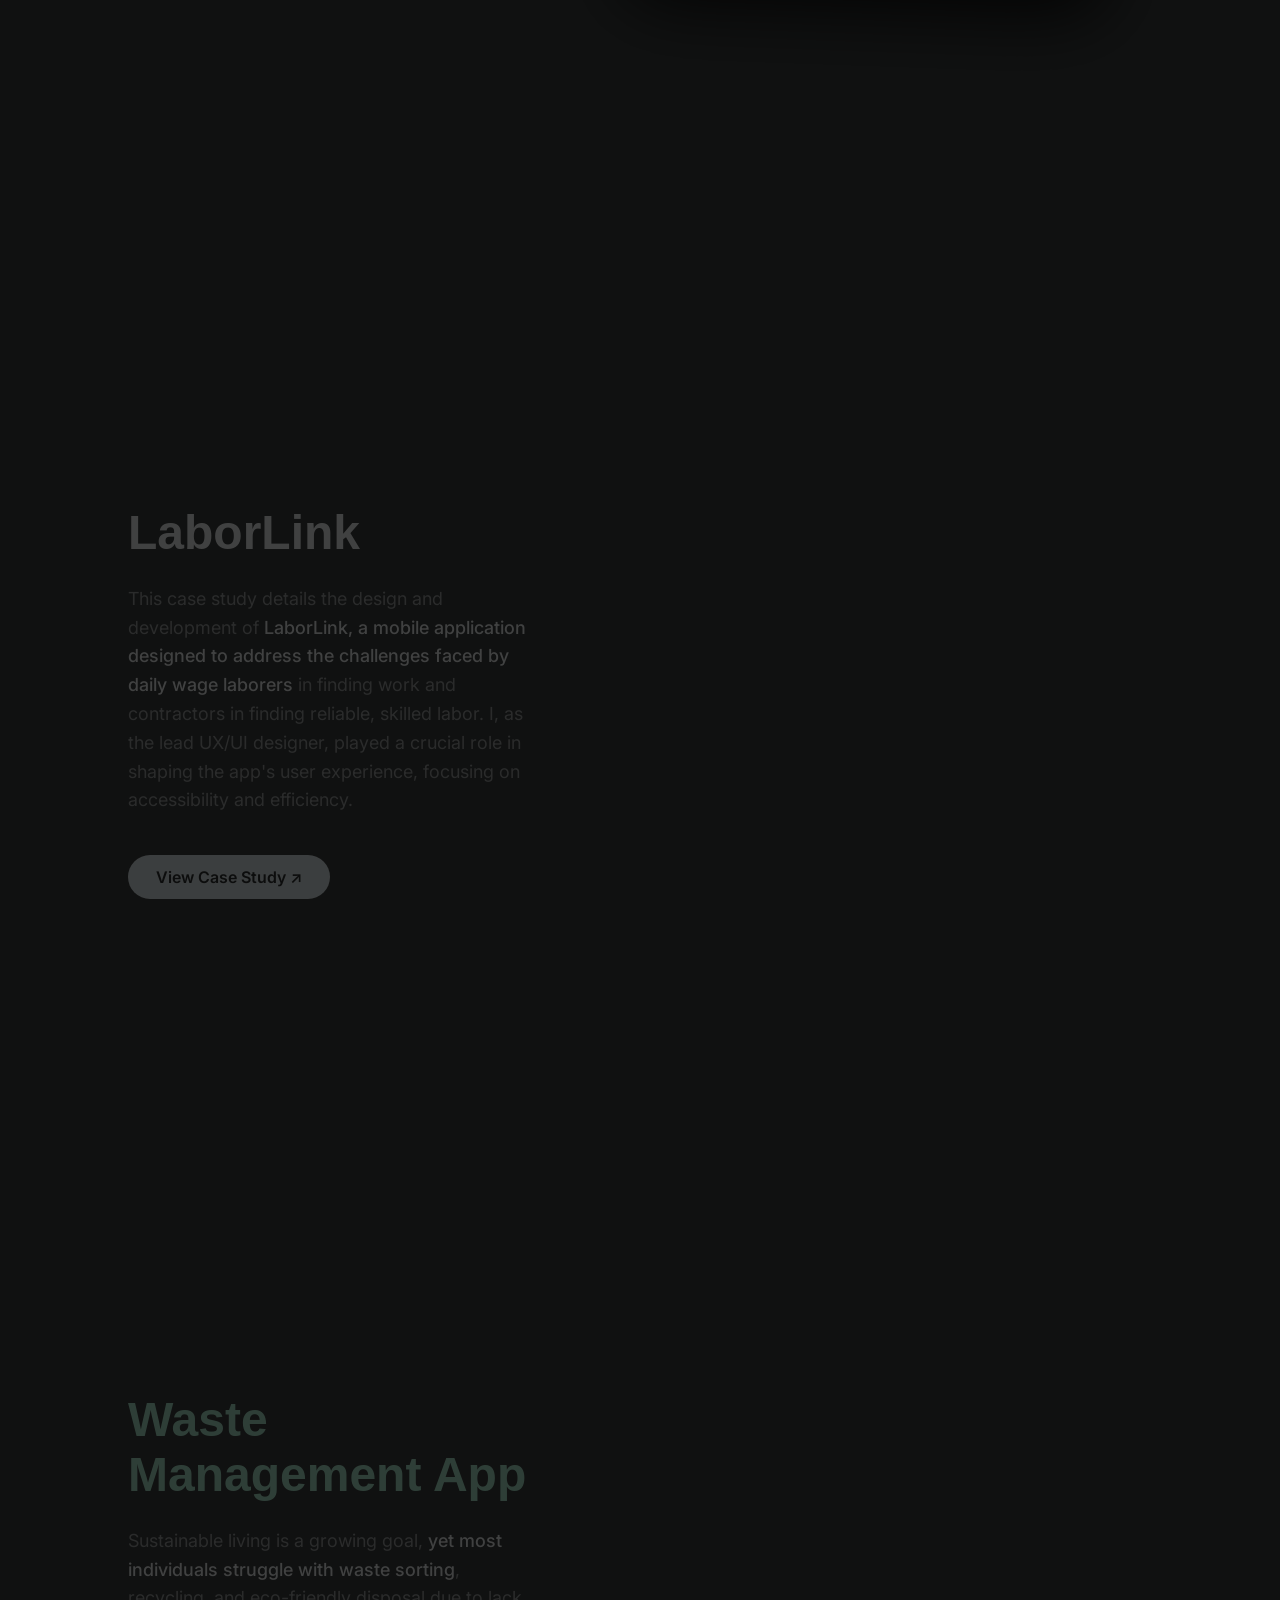
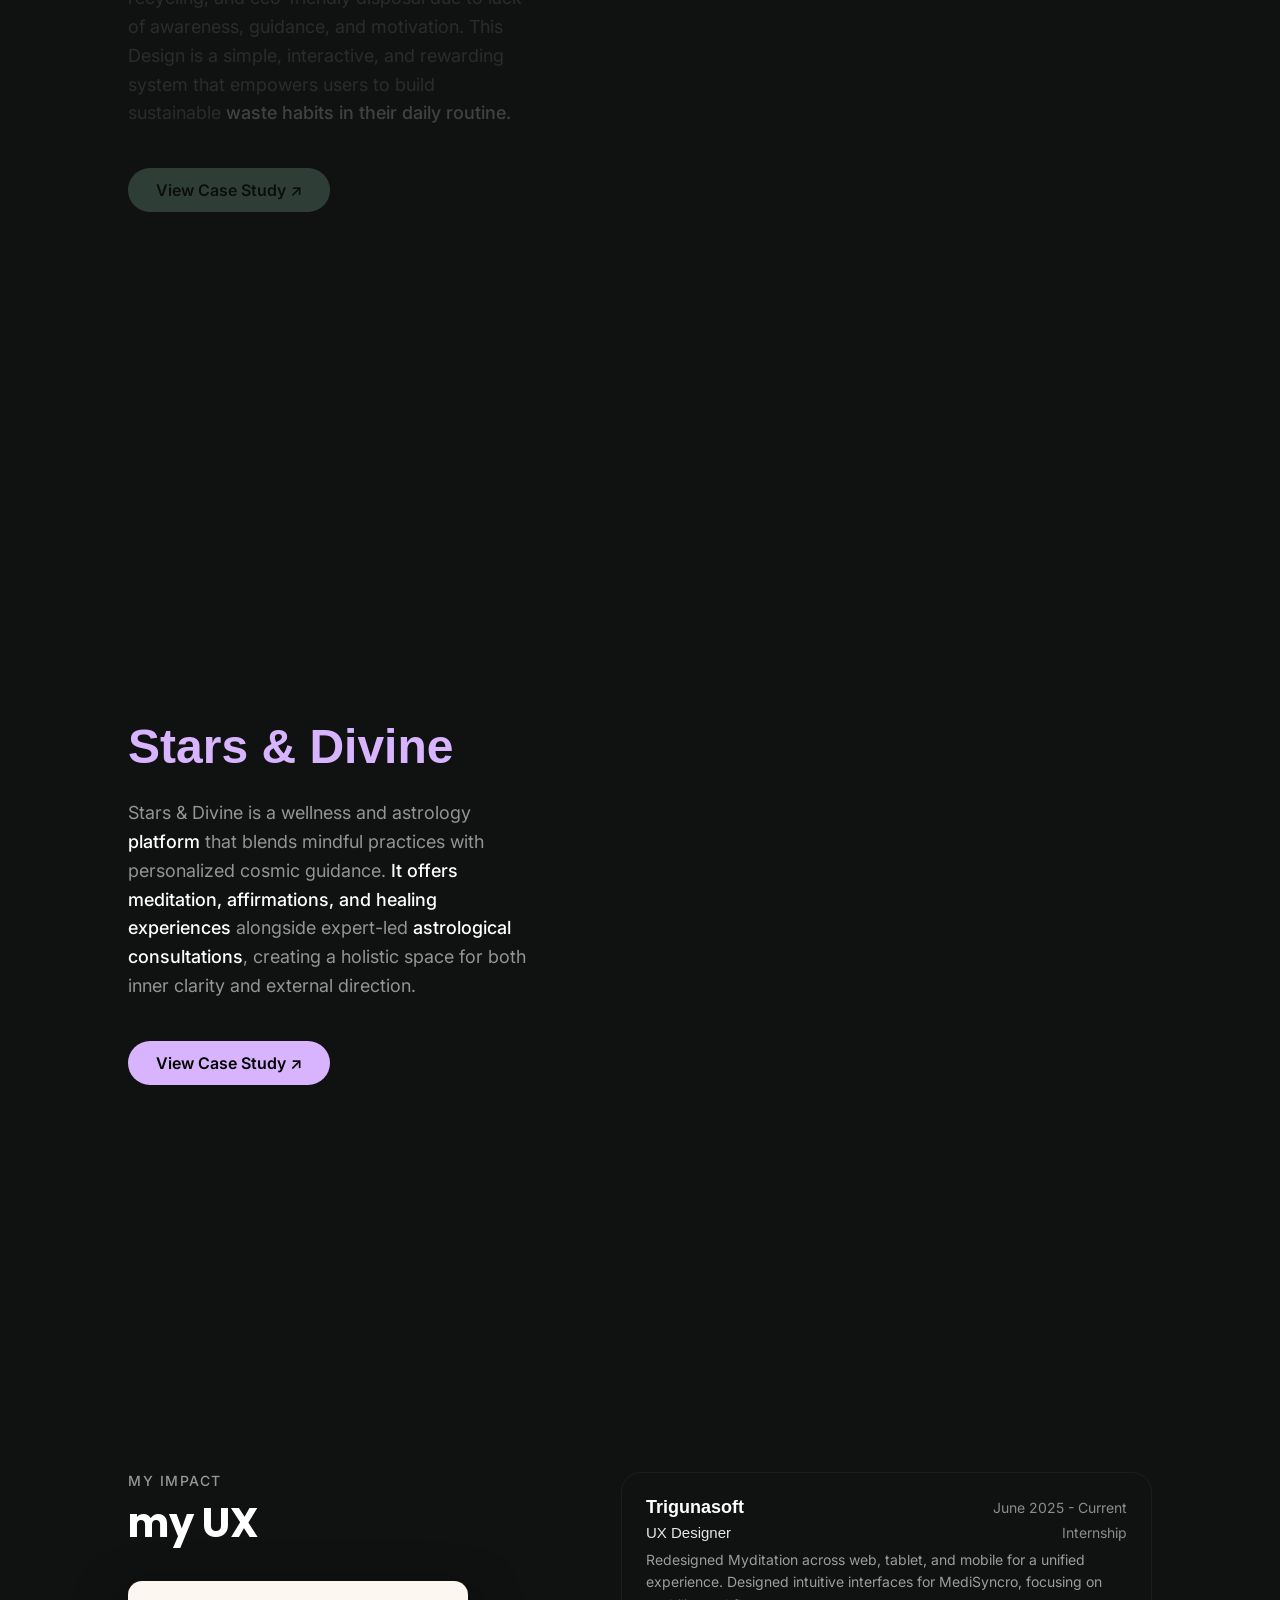
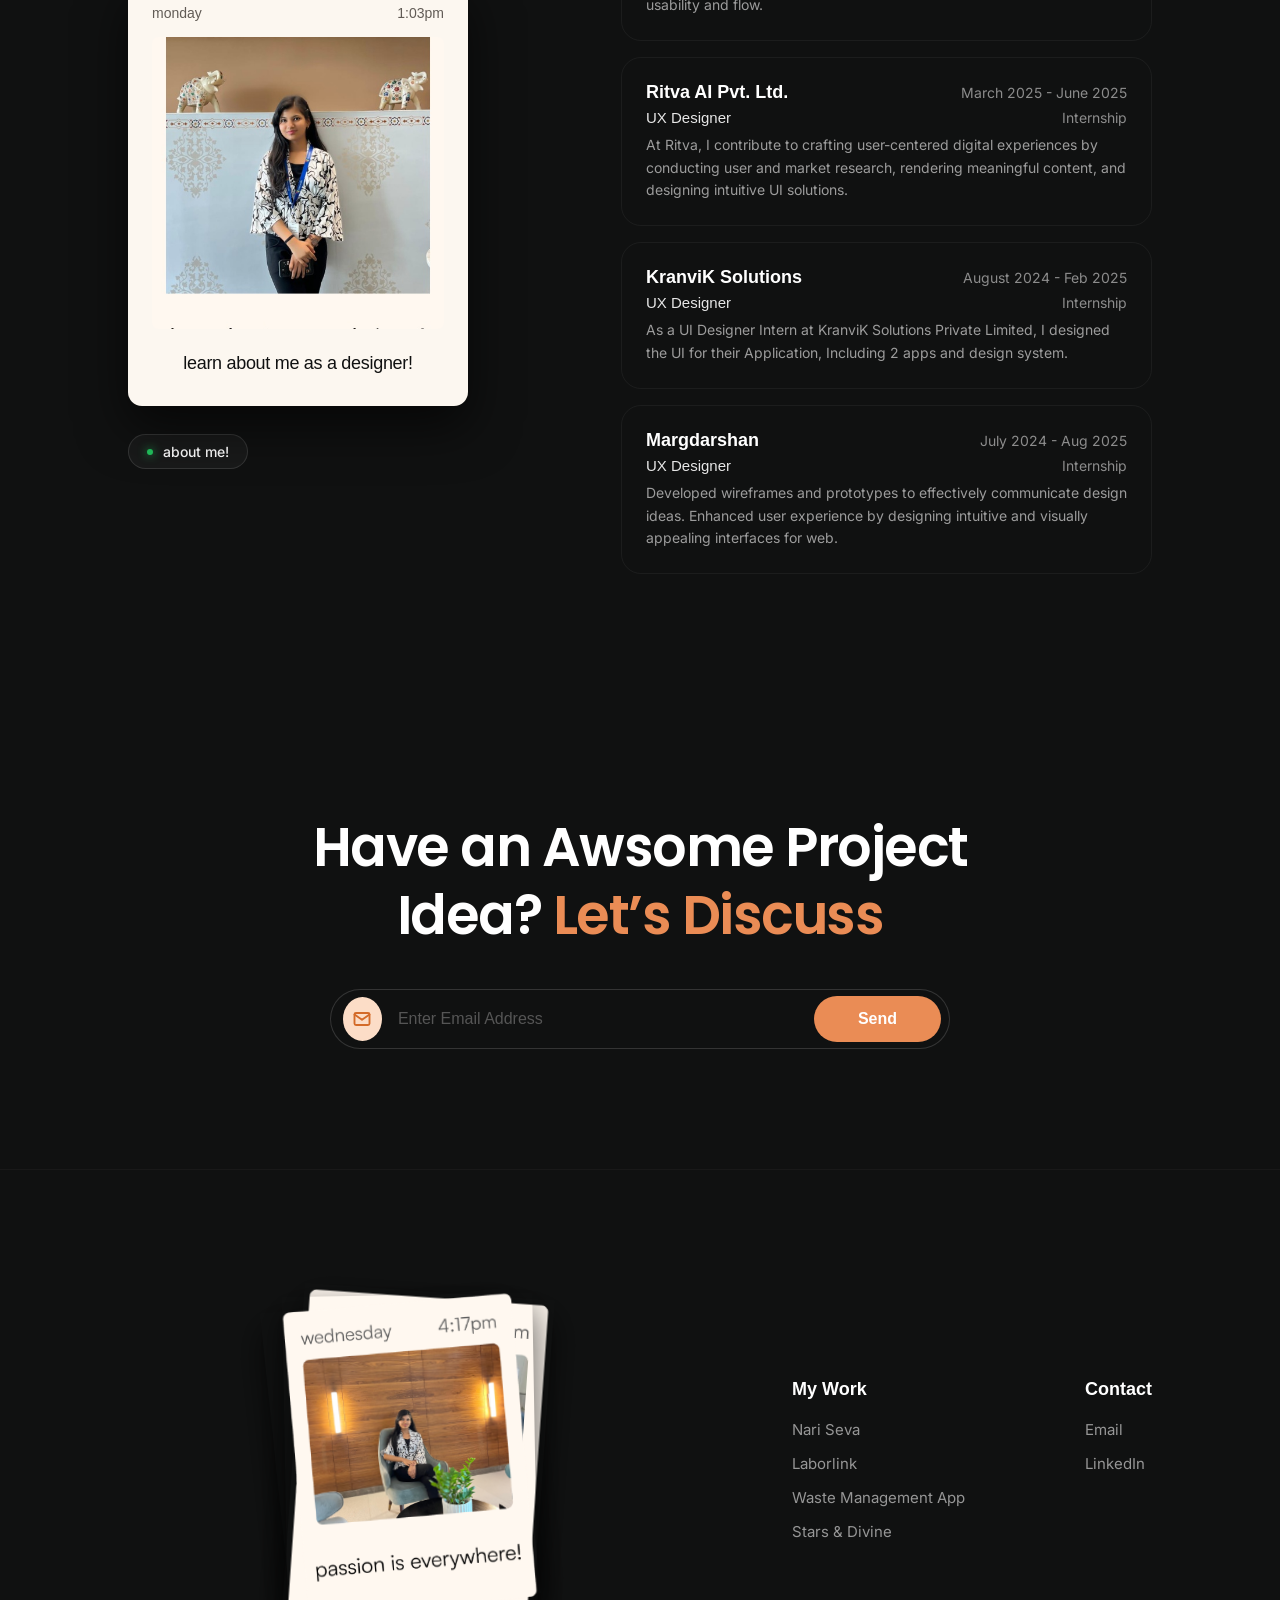
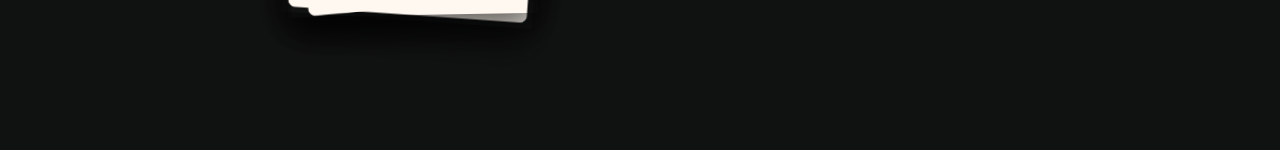
<file: Tanvi Portfolio 1/projects.html>
<!DOCTYPE html>
<html lang="en">
<head>
    <meta charset="UTF-8">
    <meta name="viewport" content="width=device-width, initial-scale=1.0">
    <title>Projects | Tanvi UX Designer Portfolio</title>
    <link rel="stylesheet" href="style.css">
    <link href="https://fonts.googleapis.com/css2?family=Outfit:wght@700&family=Poppins:wght@400;600;700&family=Satoshi:wght@400;500;700&family=Inter:wght@400;500;700&display=swap" rel="stylesheet">
</head>
<body>

    <nav class="navbar">
        <a href="index.html" class="nav-link">Home</a>
        <a href="about.html" class="nav-link">About</a> 
        <img src="assets/logo.png" alt="Tanvi Logo" class="nav-logo">
        <a href="projects.html" class="nav-link active">Projects</a>
        <a href="#" class="nav-link" id="resume-nav">Resume</a>
    </nav>

    <header class="hero hero-grid-bg">
        <div class="hero-main">
            <h1 class="hero-bg-text">Tanvi</h1>
            <img src="assets/avatar.png" alt="Tanvi Avatar" class="hero-avatar">

            <div class="hero-left">
                <div class="tagline-wrapper">
                    <img src="assets/diamond.png" alt="Diamond" class="tagline-star">
                    <p class="hero-tagline">
                        I design for people who usually get ignored.<br>
                        Through accessibility, inclusive thinking, and real-<br>
                        world problem solving.
                    </p>
                </div>
                
                <div class="action-pill">
                    <a href="#" class="btn btn-connect">
                        <span class="btn-text">Let's Connect</span>
                        <svg class="arrow-icon" width="18" height="18" viewBox="0 0 24 24" fill="none" stroke="currentColor" stroke-width="2" stroke-linecap="round" stroke-linejoin="round">
                            <line x1="7" y1="17" x2="17" y2="7"></line>
                            <polyline points="7 7 17 7 17 17"></polyline>
                        </svg>
                    </a>
                    <a href="#" class="btn btn-resume" id="resume-btn">
                        <span class="btn-text">Resume</span>
                        <svg class="arrow-icon" width="18" height="18" viewBox="0 0 24 24" fill="none" stroke="currentColor" stroke-width="2" stroke-linecap="round" stroke-linejoin="round">
                            <line x1="7" y1="17" x2="17" y2="7"></line>
                            <polyline points="7 7 17 7 17 17"></polyline>
                        </svg>
                    </a>
                </div>
            </div>

            <img src="assets/diamond.png" alt="Diamond" class="hero-right-star">
        </div>

        <section class="tools-bar">
            <span>Framer</span> <img src="assets/star.png" alt="*" class="tool-star">
            <span>Figjam</span> <img src="assets/star.png" alt="*" class="tool-star">
            <span>Figma</span> <img src="assets/star.png" alt="*" class="tool-star">
            <span>Notion</span> <img src="assets/star.png" alt="*" class="tool-star">
        </section>
    </header>

    <section class="projects">
        <h3 class="section-title">Some Featured projects <img src="assets/double_diamond.png" alt="Double Diamond" class="title-star"></h3>
        
        <div class="deck-container">
            <div class="deck-text-column">
                
                <div class="deck-text-item active" id="text-1">
                    <h4 class="color-nari">Nari Seva</h4>
                    <p>Nari Seva, a telemedicine solution aimed at improving <strong>healthcare access for rural women</strong> in India. This project challenged me to create an inclusive and user-friendly platform, <strong>addressing the unique needs of a population</strong> often overlooked by traditional telemedicine apps. I utilized Figma and user research software.</p>
                    <a href="https://dribbble.com/shots/27432021-Nari-Seva-Telemedicine-Accessibility-for-Uneducated-Women" target="_blank" class="btn-case-study bg-nari">View Case Study ↗</a>
                </div>

                <div class="deck-text-item" id="text-2">
                    <h4 class="color-labor">LaborLink</h4>
                    <p>This case study details the design and development of <strong>LaborLink, a mobile application designed to address the challenges faced by daily wage laborers</strong> in finding work and contractors in finding reliable, skilled labor. I, as the lead UX/UI designer, played a crucial role in shaping the app's user experience, focusing on accessibility and efficiency.</p>
                    <a href="https://dribbble.com/shots/27432102-LaborLink" class="btn-case-study bg-labor">View Case Study ↗</a>
                </div>

                <div class="deck-text-item" id="text-3">
                    <h4 class="color-waste">Waste Management App</h4>
                    <p>Sustainable living is a growing goal, <strong>yet most individuals struggle with waste sorting</strong>, recycling, and eco-friendly disposal due to lack of awareness, guidance, and motivation. This Design is a simple, interactive, and rewarding system that empowers users to build sustainable <strong>waste habits in their daily routine.</strong></p>
                    <a href="https://dribbble.com/shots/27432269-Design-for-India-Waste-management-App" class="btn-case-study bg-waste">View Case Study ↗</a>
                </div>

                <div class="deck-text-item" id="text-4">
                    <h4 class="color-stars">Stars & Divine</h4>
                    <p>Stars & Divine is a wellness and astrology <strong>platform</strong> that blends mindful practices with personalized cosmic guidance. <strong>It offers meditation, affirmations, and healing experiences</strong> alongside expert-led <strong>astrological consultations</strong>, creating a holistic space for both inner clarity and external direction.</p>
                    <a href="#" class="btn-case-study bg-stars">View Case Study ↗</a>
                </div>

            </div>

            <div class="deck-visual-column">
                <div class="deck-sticky">
                    <img src="assets/hello.jpg" id="card-4" class="deck-card pos-4" alt="Stars & Divine">
                    <img src="assets/recycling.png" id="card-3" class="deck-card pos-3" alt="Waste Management">
                    <img src="assets/Labor_link.png" id="card-2" class="deck-card pos-2" alt="LaborLink">
                    <img src="assets/nari_seva.jpg" id="card-1" class="deck-card pos-1" alt="Nari Seva">
                </div>
            </div>
        </div>
    </section>

    <section class="experience">
        <div class="exp-about-grid">
            <div class="exp-left-col">
                <div class="exp-header-group">
                    <span class="exp-eyebrow">MY IMPACT</span>
                    <h3 class="exp-title">my UX</h3>
                </div>
                
                <div class="polaroid-card">
                    <div class="polaroid-header">
                        <span class="polaroid-meta">monday</span>
                        <span class="polaroid-meta">1:03pm</span>
                    </div>
                    <div class="polaroid-frame">
                        <img src="assets/tanvi.jpg" alt="Tanvi" class="polaroid-img">
                    </div>
                    <h4 class="polaroid-caption">learn about me as a designer!</h4>
                </div>

                <div class="about-me-pill">
                    <span class="pill-dot"></span> about me!
                </div>
            </div>

            <div class="exp-timeline">
                <div class="exp-card">
                    <div class="exp-top">
                        <h4>Trigunasoft</h4>
                        <span class="exp-date">June 2025 - Current</span>
                    </div>
                    <div class="exp-role">
                        <h5>UX Designer</h5>
                        <span class="exp-type">Internship</span>
                    </div>
                    <p class="exp-desc">Redesigned Myditation across web, tablet, and mobile for a unified experience. Designed intuitive interfaces for MediSyncro, focusing on usability and flow.</p>
                </div>

                <div class="exp-card">
                    <div class="exp-top">
                        <h4>Ritva AI Pvt. Ltd.</h4>
                        <span class="exp-date">March 2025 - June 2025</span>
                    </div>
                    <div class="exp-role">
                        <h5>UX Designer</h5>
                        <span class="exp-type">Internship</span>
                    </div>
                    <p class="exp-desc">At Ritva, I contribute to crafting user-centered digital experiences by conducting user and market research, rendering meaningful content, and designing intuitive UI solutions.</p>
                </div>

                <div class="exp-card">
                    <div class="exp-top">
                        <h4>KranviK Solutions</h4>
                        <span class="exp-date">August 2024 - Feb 2025</span>
                    </div>
                    <div class="exp-role">
                        <h5>UX Designer</h5>
                        <span class="exp-type">Internship</span>
                    </div>
                    <p class="exp-desc">As a UI Designer Intern at KranviK Solutions Private Limited, I designed the UI for their Application, Including 2 apps and design system.</p>
                </div>

                <div class="exp-card">
                    <div class="exp-top">
                        <h4>Margdarshan</h4>
                        <span class="exp-date">July 2024 - Aug 2025</span>
                    </div>
                    <div class="exp-role">
                        <h5>UX Designer</h5>
                        <span class="exp-type">Internship</span>
                    </div>
                    <p class="exp-desc">Developed wireframes and prototypes to effectively communicate design ideas. Enhanced user experience by designing intuitive and visually appealing interfaces for web.</p>
                </div>
            </div>
        </div>
    </section>

    <section class="contact-cta">
        <h2 class="cta-heading">
            Have an Awsome Project<br>
            Idea? <span class="highlight-orange">Let’s Discuss</span>
        </h2>
        
        <div class="contact-form">
            <div class="input-wrapper">
                <div class="email-icon-circle">
                    <svg width="18" height="18" viewBox="0 0 24 24" fill="none" stroke="currentColor" stroke-width="2.5" stroke-linecap="round" stroke-linejoin="round">
                        <path d="M4 4h16c1.1 0 2 .9 2 2v12c0 1.1-.9 2-2 2H4c-1.1 0-2-.9-2-2V6c0-1.1.9-2 2-2z"></path>
                        <polyline points="22,6 12,13 2,6"></polyline>
                    </svg>
                </div>
                <input type="email" placeholder="Enter Email Address">
            </div>
            <button class="btn-submit">Send</button>
        </div>
    </section>

    <footer class="footer">
        <div class="footer-container">
            <div class="footer-gallery">
                <div class="polaroid-deck">
                    <img src="assets/image3.png" class="mini-polaroid card-left" alt="In Microsoft">
                    <img src="assets/image2.png" class="mini-polaroid card-center" alt="Live Candid">
                    <img src="assets/image1.png" class="mini-polaroid card-right" alt="Passion is everywhere">
                </div>
            </div>

            <div class="footer-links-wrapper">
                <div class="footer-col">
                    <h4>My Work</h4>
                    <a href="#">Nari Seva</a>
                    <a href="#">Laborlink</a>
                    <a href="#">Waste Management App</a>
                    <a href="#">Stars & Divine</a>
                </div>
                <div class="footer-col">
                    <h4>Contact</h4>
                    <a href="#">Email</a>
                    <a href="#">LinkedIn</a>
                </div>
            </div>
        </div>
    </footer>

    <div id="resume-modal" class="resume-modal-overlay">
        <div class="resume-modal-content">
            <span class="resume-modal-close">&times;</span>
            <div class="resume-img-container">
                <img src="assets/resume.png" id="modal-resume-img" alt="Tanvi Goyal Resume" class="resume-modal-img">
            </div>
        </div>
    </div>

    <script>
        document.addEventListener('DOMContentLoaded', () => {
            const textItems = document.querySelectorAll('.deck-text-item');
            const cards = [
                document.getElementById('card-1'),
                document.getElementById('card-2'),
                document.getElementById('card-3'),
                document.getElementById('card-4')
            ];

            const observerOptions = { root: null, rootMargin: '0px', threshold: 0.5 };
            const observer = new IntersectionObserver((entries) => {
                entries.forEach(entry => {
                    if (entry.isIntersecting) {
                        textItems.forEach(item => item.classList.remove('active'));
                        entry.target.classList.add('active');
                        const activeIndex = Array.from(textItems).indexOf(entry.target);
                        cards.forEach((card, cardIndex) => {
                            card.className = 'deck-card';
                            if (cardIndex < activeIndex) {
                                card.classList.add('pos-hidden-top');
                            } else {
                                card.classList.add(`pos-${(cardIndex - activeIndex) + 1}`);
                            }
                        });
                    }
                });
            }, observerOptions);
            textItems.forEach(item => observer.observe(item));

            const resumeNavLink = document.getElementById('resume-nav');
            const resumePillBtn = document.getElementById('resume-btn');
            const resumeModalOverlay = document.getElementById('resume-modal');
            const closeModalBtn = document.querySelector('.resume-modal-close');
            const resumeImg = document.getElementById('modal-resume-img');

            const handleOpenModal = (event) => {
                event.preventDefault();
                resumeModalOverlay.classList.add('visible');
                document.body.style.overflow = 'hidden'; 
            };

            const handleCloseModal = () => {
                resumeModalOverlay.classList.remove('visible');
                resumeImg.classList.remove('is-zoomed');
                resumeImg.style.transformOrigin = 'center center';
                document.body.style.overflow = ''; 
            };

            const calculateZoomCoordinates = (e) => {
                const boundingBox = resumeImg.getBoundingClientRect();
                const pointerX = ((e.clientX - boundingBox.left) / boundingBox.width) * 100;
                const pointerY = ((e.clientY - boundingBox.top) / boundingBox.height) * 100;
                resumeImg.style.transformOrigin = `${pointerX}% ${pointerY}%`;
            };

            resumeNavLink.addEventListener('click', handleOpenModal);
            if(resumePillBtn) resumePillBtn.addEventListener('click', handleOpenModal);
            closeModalBtn.addEventListener('click', handleCloseModal);
            
            resumeModalOverlay.addEventListener('click', (event) => {
                if (event.target === resumeModalOverlay) { handleCloseModal(); }
            });

            resumeImg.addEventListener('click', (e) => {
                e.stopPropagation(); 
                resumeImg.classList.toggle('is-zoomed');
                if (resumeImg.classList.contains('is-zoomed')) {
                    calculateZoomCoordinates(e);
                } else {
                    resumeImg.style.transformOrigin = 'center center';
                }
            });

            resumeImg.addEventListener('mousemove', (e) => {
                if (resumeImg.classList.contains('is-zoomed')) {
                    calculateZoomCoordinates(e);
                }
            });
        });
    </script>
</body>
</html>
</file>
<file: Tanvi Portfolio 1/style.css>
/* ==========================================================================
   1. GLOBAL RESETS & BASE STYLES
   ========================================================================== */
* {
    margin: 0;
    padding: 0;
    box-sizing: border-box;
}

body {
    background-color: #101111;
    color: #FFFFFF;
    font-family: 'Satoshi', 'Inter', sans-serif;
    overflow-x: hidden;
}

a {
    text-decoration: none;
    color: inherit;
}

/* ==========================================================================
   2. FIXED NAVIGATION BAR
   ========================================================================== */
.navbar {
    position: fixed;
    top: 30px;
    left: 50%;
    transform: translateX(-50%);
    display: flex;
    justify-content: space-between;
    align-items: center;
    padding: 12px 40px;
    width: 650px;
    background: rgba(218, 197, 167, 0.05);
    border: 1px solid rgba(218, 197, 167, 0.15);
    backdrop-filter: blur(15px);
    border-radius: 50px;
    z-index: 1000;
}

.nav-link {
    font-size: 13px;
    text-transform: uppercase;
    letter-spacing: 1.5px;
    color: #DAC5A7;
    transition: color 0.3s ease;
    cursor: pointer;
}

.nav-link:hover, .nav-link.active {
    color: #EA7C34;
}

.nav-logo {
    height: 24px;
    object-fit: contain;
}

/* ==========================================================================
   3. BACKGROUND REPEATING GRID & HERO (HOME)
   ========================================================================== */
.hero {
    position: relative;
    display: flex;
    flex-direction: column;
    align-items: center;
    padding-top: 150px;
}

.hero-grid-bg {
    background-image: 
        linear-gradient(rgba(255, 255, 255, 0.04) 1px, transparent 1px),
        linear-gradient(90deg, rgba(255, 255, 255, 0.04) 1px, transparent 1px);
    background-size: 60px 60px;
    background-position: center top;
}

.hero-main {
    position: relative;
    width: 100%;
    max-width: 1050px;
    height: 520px; 
    margin: 0 auto;
}

.hero-bg-text {
    position: absolute;
    top: -50px;
    left: 50%;
    transform: translateX(-50%);
    font-family: 'Poppins', sans-serif;
    font-size: 260px;
    font-weight: 700;
    line-height: 1;
    background: linear-gradient(180deg, #E88A55 20%, #101111 80%);
    -webkit-background-clip: text;
    -webkit-text-fill-color: transparent;
    z-index: 0;
}

.hero-avatar {
    position: absolute;
    bottom: 0;
    left: 50%;
    transform: translateX(-50%);
    height: 480px; 
    object-fit: contain;
    z-index: 1;
}

.hero-left {
    position: absolute;
    left: 0;
    bottom: 60px; 
    z-index: 2;
    display: flex;
    flex-direction: column;
    gap: 30px;
}

.tagline-wrapper {
    position: relative;
}

.tagline-star {
    position: absolute;
    top: -15px;
    left: -40px;
    width: 20px;
}

.hero-tagline {
    font-size: 16px;
    line-height: 1.6;
    color: #E9E4F1;
}

.hero-right-star {
    position: absolute;
    right: 80px;
    top: 60px;
    width: 25px;
    z-index: 0;
}

/* ==========================================================================
   4. THE ACTION PILL UTILITIES
   ========================================================================== */
.action-pill {
    display: inline-flex;
    align-items: center;
    background: rgba(30, 30, 30, 0.6);
    border: 1px solid rgba(255, 255, 255, 0.15);
    padding: 6px; 
    border-radius: 60px;
    backdrop-filter: blur(10px);
    width: max-content; 
}

.btn {
    display: flex;
    align-items: center;
    justify-content: center;
    padding: 12px 24px;
    border-radius: 50px;
    font-size: 16px;
    transition: all 0.3s ease;
    cursor: pointer;
}

.arrow-icon {
    display: block;
    max-width: 18px; 
    opacity: 1;
    margin-left: 8px;
    overflow: hidden; 
    transition: max-width 0.3s ease, margin-left 0.3s ease, opacity 0.3s ease;
}

.btn-connect {
    background-color: #CD7033;
    color: #FFFFFF;
}

.btn-resume {
    background-color: transparent;
    color: #DEDEDE;
}

.btn-resume .arrow-icon {
    max-width: 0px;
    margin-left: 0px; 
    opacity: 0;
}

.action-pill:hover .btn-connect {
    background-color: transparent;
    color: #DEDEDE;
}

.action-pill:hover .btn-connect .arrow-icon {
    max-width: 0px;
    margin-left: 0px; 
    opacity: 0;
}

.action-pill .btn-connect:hover,
.action-pill .btn-resume:hover {
    background-color: #CD7033;
    color: #FFFFFF;
}

.action-pill .btn-connect:hover .arrow-icon,
.action-pill .btn-resume:hover .arrow-icon {
    max-width: 18px;
    margin-left: 8px; 
    opacity: 1;
}

/* ==========================================================================
   5. STANDARD TOOLS MARQUEE BAR
   ========================================================================== */
.tools-bar {
    display: flex;
    justify-content: center;
    align-items: center;
    gap: 60px;
    padding: 20px 0;
    width: 100%;
    border-top: 1px solid rgba(255, 255, 255, 0.15);
    border-bottom: 1px solid rgba(255, 255, 255, 0.15);
    font-family: 'Poppins', sans-serif;
    font-size: 20px;
    color: #FFFFFF;
    z-index: 2;
    position: relative;
    background: rgba(16, 17, 17, 0.8);
}

.tool-star {
    width: 24px;
    height: 24px;
    object-fit: contain;
}

/* ==========================================================================
   6. INTERACTIVE STATEMENTS BLOCK
   ========================================================================== */
.statements {
    padding: 100px 10%;
    display: flex;
    flex-direction: column;
    gap: 30px;
}

.statement-line {
    font-family: 'Outfit', sans-serif;
    font-size: 40px;
    font-weight: 700;
    color: #262020; 
    display: flex;
    flex-wrap: wrap;
    cursor: default;
}

.statement-line span {
    display: inline-block;
    transition: color 0.4s ease, text-shadow 0.4s ease;
}

.statement-line span:hover {
    color: #d28c60; 
    text-shadow: 0px 0px 8px rgba(205, 112, 51, 0.4), 0px 0px 20px rgba(205, 112, 51, 0.2);
    transition: none; 
}

/* ==========================================================================
   7. FEATURED PROJECT SCROLL STICKY DECK
   ========================================================================== */
.projects {
    padding: 100px 10% 0 10%;
}

.section-title {
    font-family: 'Poppins', sans-serif;
    font-size: 40px;
    font-weight: 600;
    color: #FFFFFF;
    display: flex;
    align-items: center;
    gap: 15px;
    margin-bottom: 50px;
}

.title-star {
    width: 30px;
    height: 30px;
}

.deck-container {
    display: flex;
    position: relative;
    align-items: flex-start;
}

.deck-text-column {
    width: 45%;
    padding-right: 60px;
}

.deck-text-item {
    min-height: 100vh;
    display: flex;
    flex-direction: column;
    justify-content: center;
    opacity: 0.2;
    transition: opacity 0.5s ease;
}

.deck-text-item.active { opacity: 1; }

.deck-text-item h4 {
    font-family: 'Satoshi', sans-serif;
    font-size: 48px;
    margin-bottom: 25px;
}

.deck-text-item p {
    font-size: 18px;
    line-height: 1.6;
    color: #949494;
    margin-bottom: 40px;
}

.deck-text-item p strong {
    color: #FFFFFF;
    font-weight: 500;
}

.btn-case-study {
    display: inline-flex;
    align-items: center;
    color: #000000;
    padding: 12px 28px;
    border-radius: 50px;
    font-size: 16px;
    font-weight: 600;
    width: max-content;
    transition: transform 0.2s ease;
}
.btn-case-study:hover { transform: translateY(-3px); }

.color-nari { color: #FFCADC; }
.bg-nari { background-color: #FFCADC; }
.color-labor { color: #FFFFFF; }
.bg-labor { background-color: #E8F0F4; }
.color-waste { color: #A7F3D0; }
.bg-waste { background-color: #A7F3D0; }
.color-stars { color: #D8B4FE; }
.bg-stars { background-color: #D8B4FE; }

.deck-visual-column {
    width: 55%;
    height: 100vh;
    position: sticky;
    top: 0;
    display: flex;
    align-items: center;
    justify-content: center;
}

.deck-sticky {
    position: relative;
    width: 100%;
    height: 600px;
    display: flex;
    align-items: center;
    justify-content: center;
}

.deck-card {
    position: absolute;
    width: 85%;
    max-width: 550px;
    border-radius: 24px;
    background-color: transparent; 
    border: none;
    box-shadow: none;
    filter: drop-shadow(0px 30px 40px rgba(0, 0, 0, 0.95));
    transition: transform 0.8s cubic-bezier(0.25, 1, 0.5, 1), opacity 0.8s ease;
    will-change: transform, opacity;
}

.pos-hidden-top { transform: translateY(-120vh) rotate(15deg); opacity: 0; }
.pos-1 { transform: translateY(0) rotate(2deg); z-index: 4; opacity: 1; }
.pos-2 { transform: translateY(40px) translateX(-20px) rotate(-6deg); z-index: 3; opacity: 1; }
.pos-3 { transform: translateY(80px) translateX(15px) rotate(4deg); z-index: 2; opacity: 1; }
.pos-4 { transform: translateY(120px) translateX(-10px) rotate(-3deg); z-index: 1; opacity: 1; }

/* ==========================================================================
   8. EXPERIENCE TIMELINE (SIDE-BY-SIDE PANELS)
   ========================================================================== */
.experience {
    width: 100%;
    padding: 120px 10%;
    background-color: #101111;
}

.exp-about-grid {
    display: flex;
    justify-content: space-between;
    align-items: flex-start;
    gap: 80px;
    width: 100%;
    max-width: 1200px;
    margin: 0 auto;
}

.exp-left-col {
    width: 42%;
    display: flex;
    flex-direction: column;
    align-items: flex-start;
    gap: 28px;
}

.exp-header-group {
    display: flex;
    flex-direction: column;
    align-items: flex-start;
    gap: 4px;
}

.exp-eyebrow {
    font-size: 14px;
    color: #969696;
    letter-spacing: 1.5px;
    font-weight: 500;
    text-transform: uppercase;
}

.exp-title {
    font-family: 'Poppins', sans-serif;
    font-size: 40px;
    font-weight: 700;
    color: #FFFFFF;
}

.polaroid-card {
    background-color: #FCF7F0;
    padding: 24px 24px 32px 24px;
    width: 100%;
    max-width: 340px;
    border-radius: 14px;
    box-shadow: 0px 20px 50px rgba(0, 0, 0, 0.6);
    transform: rotate(0deg) scale(1);
    transition: transform 0.5s cubic-bezier(0.175, 0.885, 0.32, 1.275);
    cursor: pointer;
    will-change: transform;
}

.polaroid-card:hover { transform: rotate(-4deg) scale(1.04); }

.polaroid-header {
    display: flex;
    justify-content: space-between;
    align-items: center;
    width: 100%;
    margin-bottom: 16px;
}

.polaroid-meta {
    font-family: 'Satoshi', sans-serif;
    font-size: 14px;
    font-weight: 400;
    color: #615B55;
}

.polaroid-frame {
    width: 100%;
    aspect-ratio: 1 / 1;
    border-radius: 6px;
    overflow: hidden;
    margin-bottom: 24px;
}

.polaroid-img {
    width: 100%;
    height: 100%;
    object-fit: cover;
}

.polaroid-caption {
    font-family: 'Satoshi', sans-serif;
    font-size: 18px;
    font-weight: 500;
    color: #101111;
    text-align: center;
    letter-spacing: -0.3px;
}

.about-me-pill {
    display: inline-flex;
    align-items: center;
    background: rgba(255, 255, 255, 0.04);
    border: 1px solid rgba(255, 255, 255, 0.12);
    padding: 8px 18px;
    border-radius: 30px;
    font-size: 14px;
    color: #FFFFFF;
    font-weight: 500;
    gap: 10px;
}

.pill-dot {
    width: 6px;
    height: 6px;
    background-color: #22C55E;
    border-radius: 50%;
    box-shadow: 0 0 10px #22C55E;
}

.exp-timeline {
    width: 54%;
    display: flex;
    flex-direction: column;
    gap: 16px;
}

.exp-card {
    background: transparent;
    border: 1px solid rgba(255, 255, 255, 0.05);
    border-radius: 20px;
    padding: 24px;
    transition: border-color 0.3s ease, background-color 0.3s ease;
}

.exp-card:hover {
    border-color: rgba(205, 112, 51, 0.4);
    background-color: rgba(255, 255, 255, 0.01);
}

.exp-top, .exp-role {
    display: flex;
    justify-content: space-between;
    align-items: center;
    margin-bottom: 6px;
}

.exp-top h4 {
    font-family: 'Satoshi', sans-serif;
    font-size: 18px;
    font-weight: 700;
    color: #FFFFFF;
}

.exp-role h5 {
    font-family: 'Satoshi', sans-serif;
    font-size: 15px;
    font-weight: 500;
    color: #E6E6E6;
}

.exp-date, .exp-type { font-size: 14px; color: #8C8C8C; }
.exp-desc { font-size: 14px; color: #9C9C9C; line-height: 1.6; margin-top: 8px; }

/* ==========================================================================
   9. CONTACT CTA SECTION
   ========================================================================== */
.contact-cta {
    display: flex;
    flex-direction: column;
    align-items: center;
    justify-content: center;
    padding: 120px 20px;
    gap: 40px;
    background-color: #101111;
    width: 100%;
    text-align: center;
}

.cta-heading {
    font-family: 'Poppins', sans-serif;
    font-size: 54px; 
    font-weight: 600;
    line-height: 1.25;
    letter-spacing: -1.5px;
    color: #FFFFFF;
}

.highlight-orange { color: #EA8C55; }

.contact-form {
    display: flex;
    align-items: center;
    justify-content: space-between;
    background: #101111;
    border: 1px solid rgba(255, 255, 255, 0.15);
    padding: 6px 8px 6px 12px;
    border-radius: 100px;
    width: 100%;
    max-width: 620px;
}

.input-wrapper {
    display: flex;
    align-items: center;
    gap: 16px;
    flex-grow: 1;
}

.email-icon-circle {
    width: 44px;
    height: 44px;
    background-color: #FCDDC7; 
    border-radius: 50%;
    display: flex;
    align-items: center;
    justify-content: center;
}

.email-icon-circle svg { color: #D46B29; }

.contact-form input {
    background: transparent;
    border: none;
    color: #FFFFFF;
    font-size: 16px;
    outline: none;
    width: 100%;
    font-family: 'Satoshi', sans-serif;
}

.contact-form input::placeholder { color: #555555; }

.btn-submit {
    background: #EA8C55; 
    color: #FFFFFF;
    border: none;
    padding: 14px 44px;
    border-radius: 100px;
    font-size: 16px;
    font-weight: 600;
    font-family: 'Satoshi', sans-serif;
    cursor: pointer;
    transition: background 0.3s ease, transform 0.2s ease;
}

.btn-submit:hover { background: #CD7033; transform: scale(1.02); }

/* ==========================================================================
   10. HIGH-END SECURE FOOTER (POLAROID ANIMATION STACK)
   ========================================================================== */
.footer {
    padding: 100px 10%;
    border-top: 1px solid #191919;
    background-color: #101111;
    width: 100%;
}

.footer-container {
    display: flex;
    justify-content: space-between;
    align-items: center;
    width: 100%;
    max-width: 1200px;
    margin: 0 auto;
}

.footer-gallery {
    width: 55%;
    height: 380px;
    display: flex;
    align-items: center;
    justify-content: center; 
}

.polaroid-deck {
    position: relative;
    width: 250px;
    height: 330px;
    cursor: pointer;
}

.mini-polaroid {
    position: absolute;
    top: 0;
    left: 0;
    width: 250px; 
    height: auto;
    background: transparent;
    border: none;
    border-radius: 0;
    box-shadow: 0px 15px 35px rgba(0, 0, 0, 0.65);
    will-change: transform;
    transition: transform 0.65s cubic-bezier(0.25, 1, 0.5, 1);
}

.card-left { transform: rotate(-6deg) translate(-10px, 4px); z-index: 1; }
.card-center { transform: rotate(4deg) translate(8px, -4px); z-index: 2; }
.card-right { transform: rotate(-1deg) translate(0px, 0px); z-index: 3; }

.polaroid-deck:hover .card-left { transform: translateX(-280px) rotate(-5deg); z-index: 4; }
.polaroid-deck:hover .card-center { transform: translateX(0) rotate(0deg); z-index: 5; }
.polaroid-deck:hover .card-right { transform: translateX(280px) rotate(5deg); z-index: 6; }

.footer-links-wrapper {
    display: flex;
    gap: 120px;
}

.footer-col {
    display: flex;
    flex-direction: column;
    gap: 15px;
}

.footer-col h4 {
    font-family: 'Satoshi', sans-serif;
    font-size: 18px;
    font-weight: 700;
    color: #FFFFFF;
    margin-bottom: 5px;
}

.footer-col a {
    color: #969696;
    font-size: 15px;
    font-weight: 400;
    transition: color 0.3s ease;
}
.footer-col a:hover { color: #EA8C55; }

/* ==========================================================================
   11. RESUME PAN-ZOOM MODAL SYSTEM
   ========================================================================== */
.resume-modal-overlay {
    position: fixed;
    top: 0;
    left: 0;
    width: 100%;
    height: 100%;
    background-color: rgba(16, 17, 17, 0.85); 
    backdrop-filter: blur(14px); 
    display: flex;
    justify-content: center;
    align-items: center;
    z-index: 3000; 
    opacity: 0;
    pointer-events: none;
    transition: opacity 0.4s ease;
}

.resume-modal-overlay.visible {
    opacity: 1;
    pointer-events: auto;
}

.resume-modal-content {
    position: relative;
    width: 90%;
    max-width: 680px; 
    max-height: 88vh;
    display: flex;
    justify-content: center;
    align-items: center;
}

.resume-img-container {
    width: 100%;
    max-height: 85vh;
    overflow: hidden; 
    border-radius: 12px;
    box-shadow: 0px 30px 70px rgba(0, 0, 0, 0.85);
    border: 1px solid rgba(255, 255, 255, 0.08);
}

.resume-modal-img {
    display: block;
    width: 100%;
    height: auto;
    max-height: 85vh;
    object-fit: contain;
    cursor: zoom-in;
    transition: transform 0.3s cubic-bezier(0.25, 1, 0.5, 1);
    will-change: transform, transform-origin;
}

.resume-modal-img.is-zoomed {
    transform: scale(2.2); 
    cursor: zoom-out;
}

.resume-modal-close {
    position: absolute;
    top: -45px;
    right: 0;
    font-size: 38px;
    font-weight: 400;
    color: #FFFFFF;
    cursor: pointer;
    line-height: 1;
    transition: color 0.3s ease, transform 0.2s ease;
    z-index: 3100;
}
.resume-modal-close:hover { color: #EA8C55; transform: scale(1.1); }

/* ==========================================================================
   12. ABOUT PAGE SPECIFIC UNIQUE LAYOUT COMPONENT ENTITIES
   ========================================================================== */
.about-hero {
    position: relative;
    width: 100%;
    padding-top: 140px;
    padding-bottom: 0; 
    background-color: #101111;
    overflow: hidden;
}

.about-hero-container {
    display: flex;
    justify-content: space-between;
    align-items: flex-end; 
    width: 100%;
    max-width: 1200px;
    margin: 0 auto;
    position: relative;
    z-index: 2;
    padding: 0 40px;
}

.about-hero-left {
    width: 50%;
    display: flex;
    flex-direction: column;
    gap: 24px;
    padding-bottom: 95px; 
}

.about-hero-title {
    font-family: 'Satoshi', sans-serif;
    font-size: 56px;
    font-weight: 700;
    line-height: 1.15;
    color: #FFFFFF;
}

.about-hero-subtitle {
    font-family: 'Satoshi', sans-serif;
    font-size: 18px;
    line-height: 1.5;
    color: #B8B8B8;
}

.about-hero-right {
    width: 45%;
    display: flex;
    justify-content: flex-end;
    align-items: flex-end;
    line-height: 0; 
}

.about-hero-avatar {
    max-width: 480px;
    height: auto;
    object-fit: contain;
    display: block;
    margin-bottom: -26px; 
    vertical-align: bottom;
}

.marquee-strip {
    background: #101111;
    border-top: 1px solid #191919;
    border-bottom: 1px solid rgba(255, 255, 255, 0.15);
    padding: 24px 0;
    position: relative;
    z-index: 5;
}

.tool-vector-star {
    width: 24px;
    height: 24px;
    background: linear-gradient(90deg, #7A87FB 0%, #FFD49C 100%);
    clip-path: polygon(50% 0%, 61% 35%, 98% 35%, 68% 57%, 79% 91%, 50% 70%, 21% 91%, 32% 57%, 2% 35%, 39% 35%);
}

.tool-vector-star.reverse {
    background: linear-gradient(269.57deg, #7A87FB 0.72%, #FFD49C 99.22%);
}

/* ==========================================================================
   13. SUPERSIZED MOUSE-TRACKING PARALLAX LAYER SYSTEM (ABOUT)
   ========================================================================== */
.curiosity-section {
    position: relative;
    width: 100%;
    min-height: 100vh;
    padding: 140px 60px;
    background-color: #101111;
    overflow: hidden; 
    display: flex;
    align-items: center;
    justify-content: center;
}

.curiosity-container {
    width: 100%;
    max-width: 740px; 
    margin: 0 auto;
    position: relative;
    z-index: 10;
    pointer-events: none; 
}

.curiosity-text {
    width: 100%;
    display: flex;
    flex-direction: column;
    align-items: center;
    text-align: center;
    gap: 28px;
}

.curiosity-heading {
    font-family: 'Poppins', sans-serif;
    font-size: 40px;
    font-weight: 500;
    letter-spacing: -0.5px;
    color: #FFFFFF;
}

.curiosity-desc {
    font-family: 'Poppins', sans-serif;
    font-size: 18px;
    line-height: 1.65;
    color: #949494;
}

.floating-item {
    position: absolute;
    object-fit: contain;
    pointer-events: none;
    will-change: transform;
    transition: transform 0.28s cubic-bezier(0.25, 1, 0.5, 1);
}

/* TARGET BADGE: Bumping up about1.png (item-serum) cleanly to 225px width */
.item-serum {
    width: 225px;       
    top: 10%;
    left: 6%;        
    transform: rotate(-15deg);
}
.item-about2 {
    width: 220px;
    top: 8%;
    left: 22%;
    transform: rotate(-8deg);
}

.item-daisy-top {
    width: 210px;       
    top: 4%;
    left: 54%;
}

.item-daisy-bottom {
    width: 180px;       
    bottom: 6%;
    left: 32%;
}

.item-spark-top {
    width: 330px;      
    top: 8%;
    right: 3%;        
}

.item-spark-bottom {
    width: 300px;      
    bottom: 10%;
    left: 12%;
}

.item-book-left {
    width: 190px;       
    bottom: 6%;
    left: 4%;
}

.item-book-right {
    width: 160px;       
    bottom: 22%;
    right: 6%;       
}

.item-tint {
    width: 140px;       
    bottom: 4%;
    left: 56%;        
    transform: rotate(12deg);
}

.item-star-cross1 {
    width: 80px;        
    top: 18%;
    right: 26%;
}

.item-star-cross2 {
    width: 110px;       
    top: 28%;
    right: 10%;       
}

.item-star-cross3 {
    width: 95px;        
    bottom: 20%;
    left: 4%;         
}

/* ==========================================================================
   14. ASYMMETRIC BALANCED BENTO GALLERY GRID STYLES (WITH FIXED VISIBILITY)
   ========================================================================== */
.gallery-grid-section {
    width: 100%;
    padding: 80px 10%;
    background-color: #101111;
}

.gallery-wrapper {
    display: flex;
    flex-direction: column;
    gap: 24px; /* Uniform line gaps between grid rows */
    max-width: 1200px;
    margin: 0 auto;
}

.gallery-row {
    display: flex;
    gap: 24px;
    width: 100%;
}

/* Base structural rules for layout blocks */
.gallery-card {
    background: #141515; 
    border-radius: 24px;  
    overflow: hidden;     
    height: 440px;        /* Forces structural grid bounds */
    position: relative;
    border: 1px solid rgba(255, 255, 255, 0.03); 
}

/* Strict dimension inheritance to prevent image canvas collapse */
.gallery-card img {
    width: 100% !important;
    height: 100% !important;
    display: block !important;
    object-fit: cover;    /* Preserves scaling ratios perfectly */
    transition: transform 0.6s cubic-bezier(0.25, 1, 0.5, 1);
    will-change: transform;
}

/* Zoom Transition Feedback on Focus */
.gallery-card:hover img {
    transform: scale(1.065); 
}

/* --- ROW 1 PROPORTIONS (3 Columns) --- */
.row-triple .card-size-3 { 
    width: 32%; 
}
.row-triple .card-size-1 { 
    width: 34%; 
}
.row-triple .card-size-2 { 
    width: 34%; 
}

/* --- ROW 2 PROPORTIONS (2 Columns - Fixes Photo 5 Visibility) --- */
.row-double .card-size-wide { 
    width: 53%; 
}
.row-double .card-size-mid { 
    width: 47%; 
    display: block; /* Guarantees layout flow render */
}

/* ===========================
   NARI SEVA CASE STUDY
=========================== */

.project-page {
    background: #1a1a1a;
}

.project-container {
    width: 100%;
    max-width: 638px;
    margin: 0 auto;
}

.case-study-section{
    width:100%;
    padding:40px 0;
}

.case-study-card{
    width:100%;
    background:#1C1C1C;
    border:1px solid rgba(255,255,255,.08);
    border-radius:24px;
    padding:48px 32px;
}

.case-study-card h2 {
    font-family: 'Satoshi', sans-serif;
    font-size: 30px;
    font-weight: 700;
    color: #fff;
    margin-top: 40px;
    margin-bottom: 16px;
}

.case-study-card p {
    font-family: 'Satoshi', sans-serif;
    color: #B5AFA5;
    font-size: 16px;
    line-height: 1.8;
    margin-bottom: 20px;
}

.case-image{
    width:100%;
    max-width:100%;
    display:block;
    margin:28px auto;
    border-radius:16px;
    object-fit:contain;
}

.project-cta {
    max-width: 638px;
    margin: 40px auto 80px;
    padding: 32px;
    background: #1c1c1c;
    border: 1px solid rgba(255,255,255,0.08);
    border-radius: 24px;
    text-align: center;
}

.project-cta h2 {
    font-size: 24px;
    color: #fff;
    margin-bottom: 24px;
}

.project-cta-buttons {
    display: flex;
    justify-content: center;
    gap: 16px;
    flex-wrap: wrap;
}

.cta-outline,
.cta-filled {
    padding: 12px 24px;
    border-radius: 12px;
    font-size: 14px;
    font-weight: 500;
    transition: .3s ease;
}

.cta-outline {
    border: 1px solid rgba(255,255,255,.1);
    color: #fff;
}

.cta-filled {
    background: #fff;
    color: #111;
}

.cta-filled:hover,
.cta-outline:hover {
    transform: translateY(-2px);
}
.case-study-card{
    background:red !important;
}
</file>
